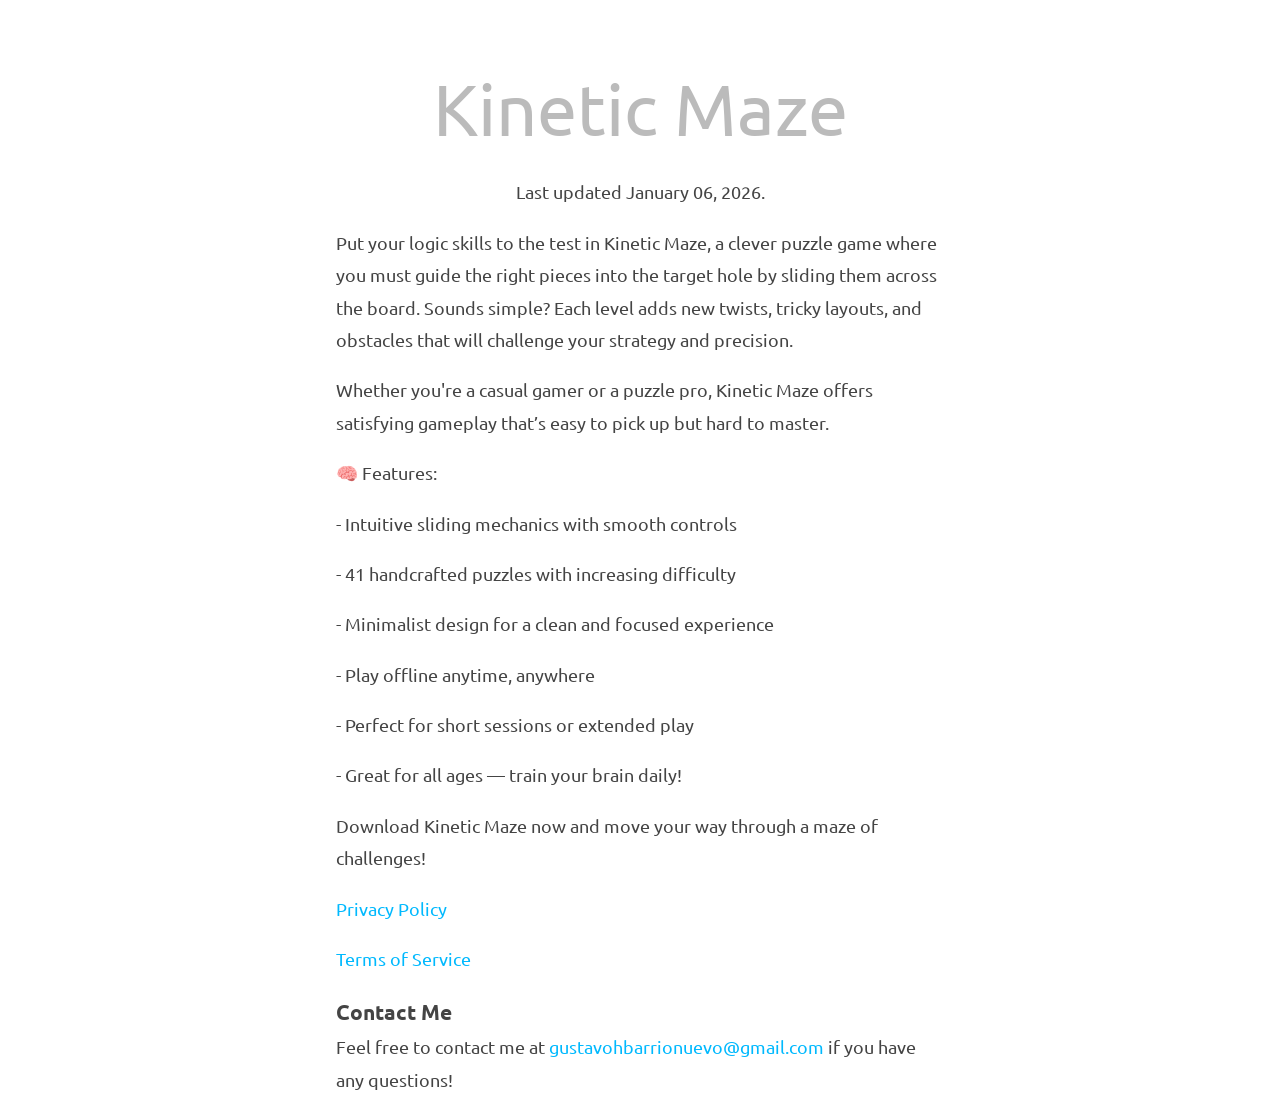
<file: kinetic-maze/index.html>
<!DOCTYPE HTML PUBLIC "-//W3C//DTD HTML 4.01 Transitional//EN" "http://www.w3.org/TR/html4/loose.dtd">
<!-- YouTube embed doesn't work with strict.dtd! -->
<html>
	<head>
		<meta http-equiv="Content-Type" content="text/html; charset=utf-8">
		<title>Kinetic Maze</title>
		<link rel="stylesheet" type="text/css" media="screen" href="https://gustavohb.github.io/style.css">
		<link rel="stylesheet" type="text/css" href="https://fonts.googleapis.com/css?family=Ubuntu:400,700">
		<meta name="viewport" content="width=device-width, initial-scale=1">
		<style type="text/css">
		</style>
	</head>
	<body>
        <div class="center">
			<h1>Kinetic Maze</h1>
			<br>
			<p>Last updated January 06, 2026.</p>
		</div>
		<div>
            <p>
                Put your logic skills to the test in Kinetic Maze, a clever puzzle game where you must guide the right pieces into the target hole by sliding them across the board. Sounds simple? Each level adds new twists, tricky layouts, and obstacles that will challenge your strategy and precision.
            </p>
            <p>
				Whether you're a casual gamer or a puzzle pro, Kinetic Maze offers satisfying gameplay that’s easy to pick up but hard to master.
            </p>
            <p>
				🧠 Features:
                <p>- Intuitive sliding mechanics with smooth controls</p>
                <p>- 41 handcrafted puzzles with increasing difficulty</p>
                <p>- Minimalist design for a clean and focused experience</p>
				<p>- Play offline anytime, anywhere</p>
				<p>- Perfect for short sessions or extended play</p>
				<p>- Great for all ages — train your brain daily!</p>
            </p>
            <p>
                Download Kinetic Maze now and move your way through a maze of challenges!
            </p>
			<p>
                <a href="https://gustavohb.github.io/kinetic-maze/privacy-policy">Privacy Policy</a>
            </p>
            <p>
                <a href="https://gustavohb.github.io/kinetic-maze/terms-of-service">Terms of Service</a>
            </p>
            <h3>Contact Me</h3>
			<p>
				Feel free to contact me
				at <a href="mailto:gustavohbarrionuevo@gmail.com">gustavohbarrionuevo@gmail.com</a> if you
				have any questions!
			</p>
		</div>
	</body>
</html>
</file>
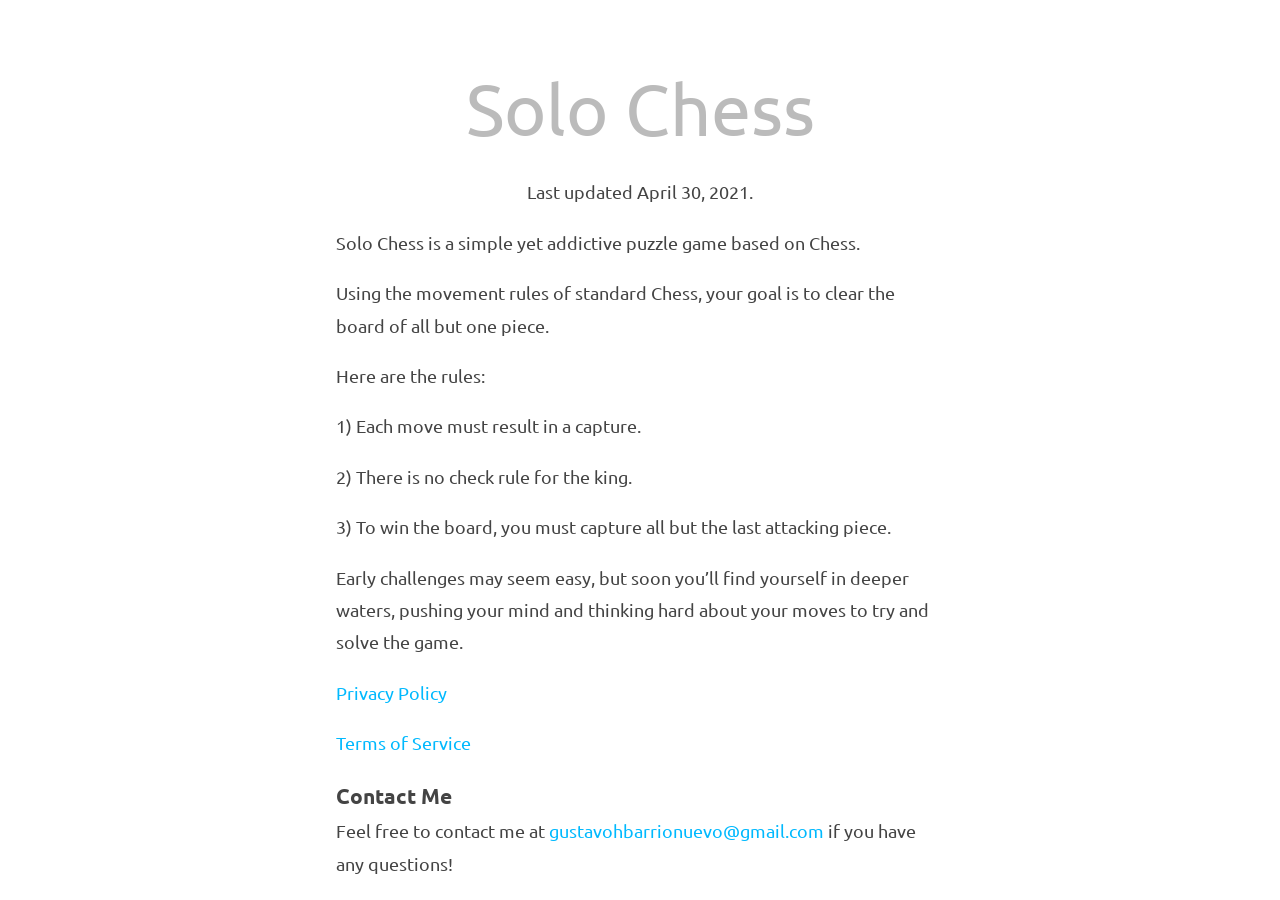
<file: solo-chess/index.html>
<!DOCTYPE HTML PUBLIC "-//W3C//DTD HTML 4.01 Transitional//EN" "http://www.w3.org/TR/html4/loose.dtd">
<!-- YouTube embed doesn't work with strict.dtd! -->
<html>
	<head>
		<meta http-equiv="Content-Type" content="text/html; charset=utf-8">
		<title>Chess Puzzle</title>
		<link rel="stylesheet" type="text/css" media="screen" href="https://gustavohb.github.io/style.css">
		<link rel="stylesheet" type="text/css" href="https://fonts.googleapis.com/css?family=Ubuntu:400,700">
		<meta name="viewport" content="width=device-width, initial-scale=1">
		<style type="text/css">
		</style>
	</head>
	<body>
        <div class="center">
			<h1>Solo Chess</h1>
			<br>
			<p>Last updated April 30, 2021.</p>
		</div>
		<div>
            <p>
                Solo Chess is a simple yet addictive puzzle game based on Chess.
            </p>
            <p>
                Using the movement rules of standard Chess, your goal is to clear the board of all but one piece.
            </p>
            <p>
                Here are the rules:
                <p>1) Each move must result in a capture.</p>
                <p>2) There is no check rule for the king.</p>
                <p>3) To win the board, you must capture all but the last attacking piece.</p>
                
            </p>
            <p>
                Early challenges may seem easy, but soon you’ll find yourself in deeper waters, pushing your mind and thinking hard about your moves to try and solve the game.
            </p>
			<p>
                <a href="https://gustavohb.github.io/chess-puzzle/privacy-policy">Privacy Policy</a>
            </p>
            <p>
                <a href="https://gustavohb.github.io/chess-puzzle/terms-of-service">Terms of Service</a>
            </p>
            <h3>Contact Me</h3>
			<p>
				Feel free to contact me
				at <a href="mailto:gustavohbarrionuevo@gmail.com">gustavohbarrionuevo@gmail.com</a> if you
				have any questions!
			</p>
		</div>
	</body>
</html>
</file>
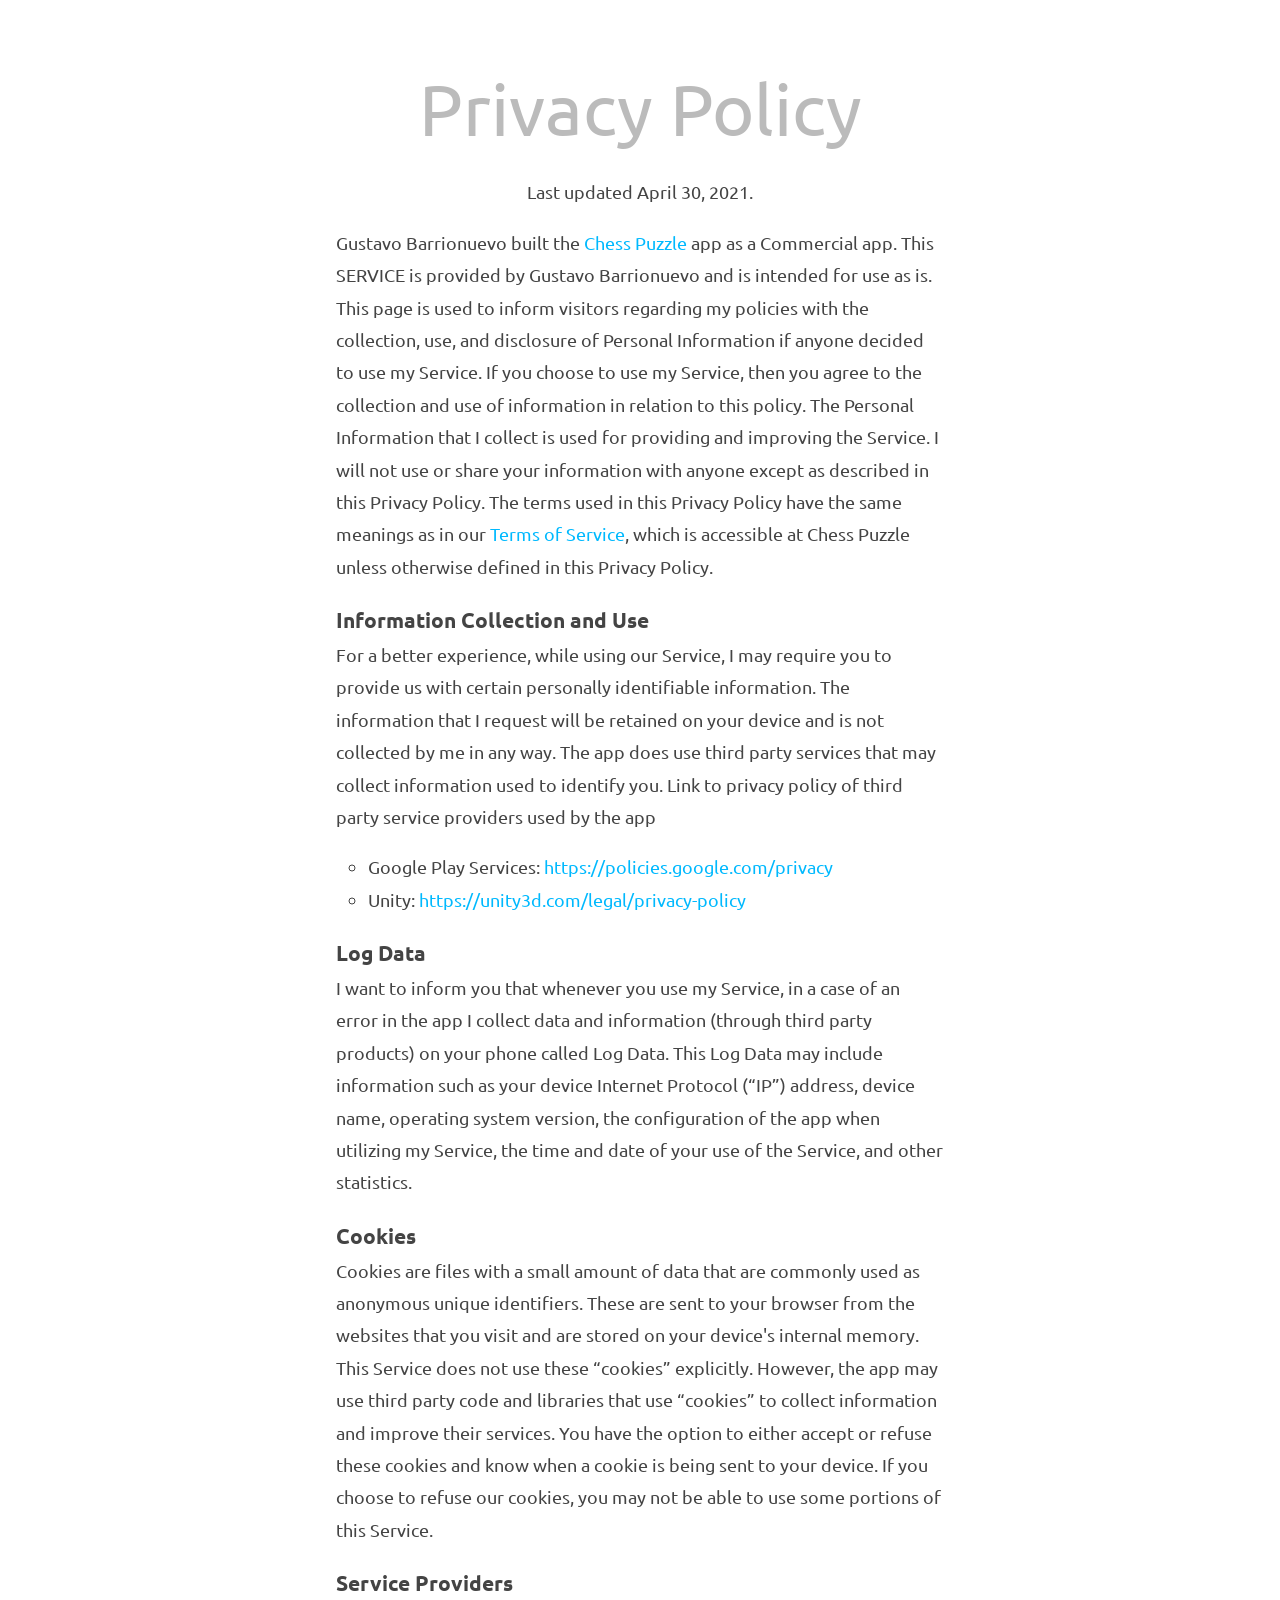
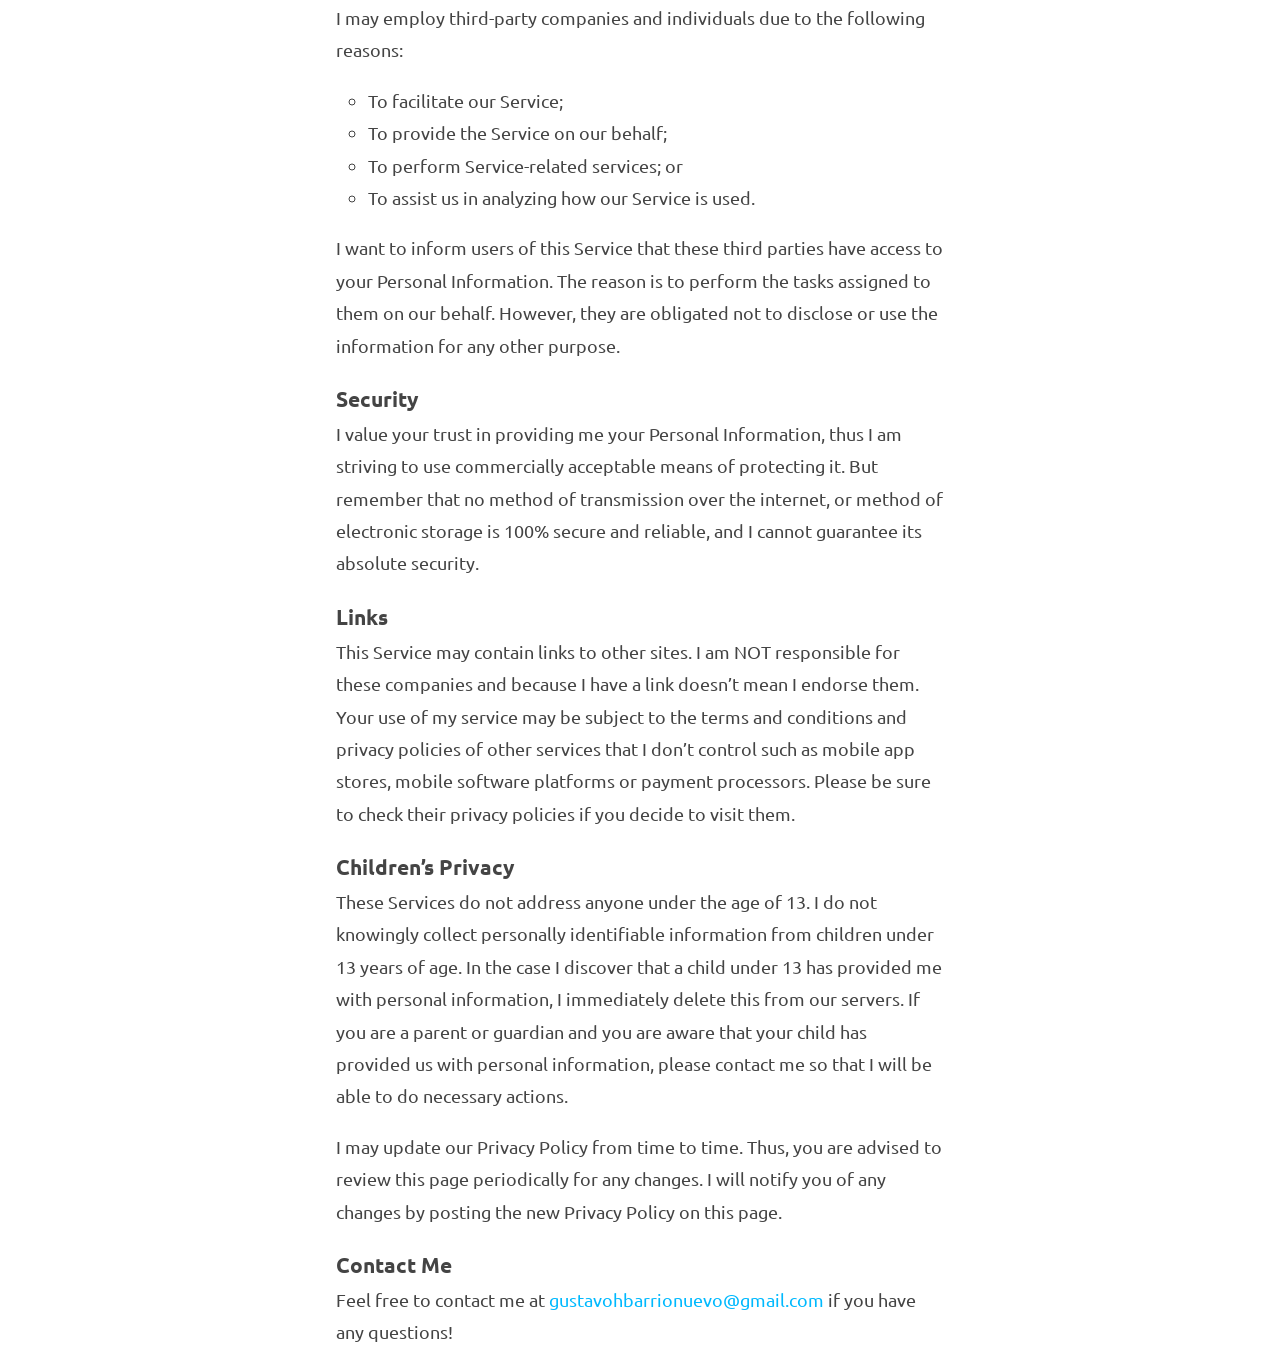
<file: chess-puzzle/privacy-policy.html>
<!DOCTYPE HTML PUBLIC "-//W3C//DTD HTML 4.01 Transitional//EN" "http://www.w3.org/TR/html4/loose.dtd">
<!-- YouTube embed doesn't work with strict.dtd! -->
<html>
	<head>
		<meta http-equiv="Content-Type" content="text/html; charset=utf-8">
		<title>Chess Puzzle Privacy Policy</title>
		<link rel="stylesheet" type="text/css" media="screen" href="https://gustavohb.github.io/style.css">
		<link rel="stylesheet" type="text/css" href="https://fonts.googleapis.com/css?family=Ubuntu:400,700">
		<meta name="viewport" content="width=device-width, initial-scale=1">
		<style type="text/css">
		</style>
	</head>
	<body>

		<div class="center">
			<h1>Privacy Policy</h1>
			<br>
			<p>Last updated April 30, 2021.</p>
		</div>
		<div>

			<p>
                Gustavo Barrionuevo built the <a href="https://play.google.com/store/apps/details?id=com.GustavoBarrionuevo.ChessPuzzle">Chess Puzzle</a>
                app as a Commercial app. This SERVICE is provided by Gustavo Barrionuevo and is intended for use as is.
                This page is used to inform visitors regarding my policies with the collection,
                use, and disclosure of Personal Information if anyone decided to use my Service.
                If you choose to use my Service, then you agree to the collection and use of information
                in relation to this policy. The Personal Information that I collect is used for providing
                and improving the Service. I will not use or share your information with anyone except
                as described in this Privacy Policy.
                The terms used in this Privacy Policy have the same meanings as in our
                <a href="https://gustavohb.github.io/chess-puzzle/terms-of-service">Terms of Service</a>,
                which is accessible at Chess Puzzle unless otherwise defined in this Privacy Policy.
			</p>

            <h3>Information Collection and Use</h3>
            <p>
                For a better experience, while using our Service, I may require you to provide us with
                certain personally identifiable information. The information that I request will be
                retained on your device and is not collected by me in any way.
                The app does use third party services that may collect information used to identify you.
                Link to privacy policy of third party service providers used by the app
            </p>
            <ul>
              <li>Google Play Services: <a href="https://policies.google.com/privacy">https://policies.google.com/privacy</a> </li>
              <li>Unity: <a href="https://unity3d.com/legal/privacy-policy">https://unity3d.com/legal/privacy-policy</a></li>
            </ul>

            <h3>Log Data</h3>
            <p>
                I want to inform you that whenever you use my Service, in a case of an error in the app I collect
                data and information (through third party products) on your phone called Log Data. This Log Data may
                include information such as your device Internet Protocol (“IP”) address, device name,
                operating system version, the configuration of the app when utilizing my Service,
                the time and date of your use of the Service, and other statistics.
            </p>

            <h3>Cookies</h3>
            <p>
                Cookies are files with a small amount of data that are commonly used as anonymous unique identifiers.
                These are sent to your browser from the websites that you visit and are stored on your device's internal memory.
                This Service does not use these “cookies” explicitly. However, the app may use third party code and
                libraries that use “cookies” to collect information and improve their services. You have the option
                to either accept or refuse these cookies and know when a cookie is being sent to your device.
                If you choose to refuse our cookies, you may not be able to use some portions of this Service.
            </p>

            <h3>Service Providers</h3>
            <p>
                I may employ third-party companies and individuals due to the following reasons:
            </p>
            <ul>
                <li>To facilitate our Service; </li>
                <li>To provide the Service on our behalf;</a></li>
                <li>To perform Service-related services; or</li>
                <li>To assist us in analyzing how our Service is used.</li>
            </ul>
            <p>
                I want to inform users of this Service that these third parties have access to your
                Personal Information. The reason is to perform the tasks assigned to them on our behalf.
                However, they are obligated not to disclose or use the information for any other purpose.
            </p>

            <h3>Security</h3>
            <p>
                I value your trust in providing me your Personal Information, thus I am striving to use commercially
                acceptable means of protecting it.
                But remember that no method of transmission over the internet, or method of electronic storage is
                100% secure and reliable, and I cannot guarantee its absolute security.
            </p>

            <h3>Links</h3>
            <p>
                This Service may contain links to other sites. I am NOT responsible for these companies and because
                I have a link doesn’t mean I endorse them. Your use of my service may be subject to the terms and
                conditions and privacy policies of other services that I don’t control such as mobile app stores,
                mobile software platforms or payment processors.
                Please be sure to check their privacy policies if you decide to visit them.
            </p>

            <h3>Children’s Privacy</h3>
            <p>
                These Services do not address anyone under the age of 13. I do not knowingly collect personally
                identifiable information from children under 13 years of age. In the case I discover that a
                child under 13 has provided me with personal information, I immediately delete this from our
                servers. If you are a parent or guardian and you are aware that your child has provided us
                with personal information, please contact me so that I will be able to do necessary actions.
            </p>

            <p>
                I may update our Privacy Policy from time to time. Thus, you are advised to review this page
                periodically for any changes. I will notify you of any changes by posting the new
                Privacy Policy on this page.
            </p>

            <h3>Contact Me</h3>
			<p>
				Feel free to contact me
				at <a href="mailto:gustavohbarrionuevo@gmail.com">gustavohbarrionuevo@gmail.com</a> if you
				have any questions!
			</p>
		</div>
	</body>
</html>
</file>
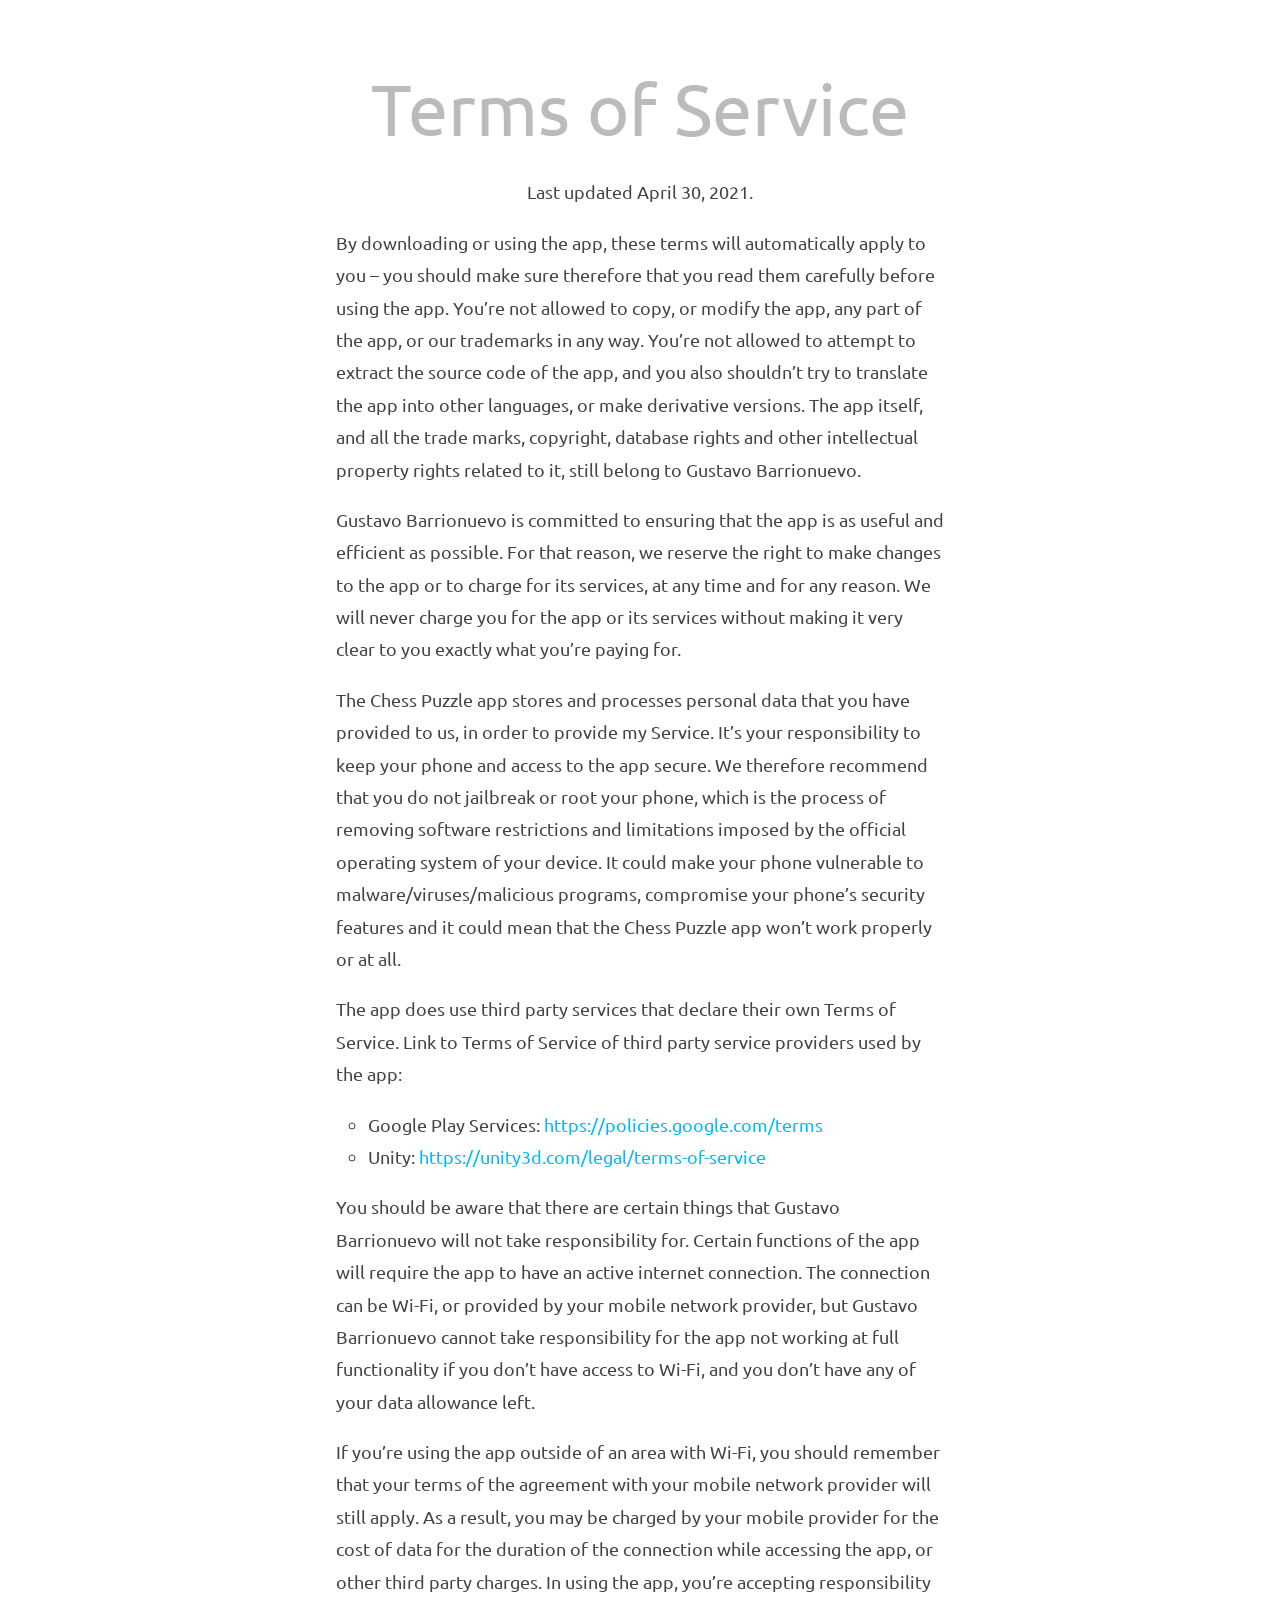
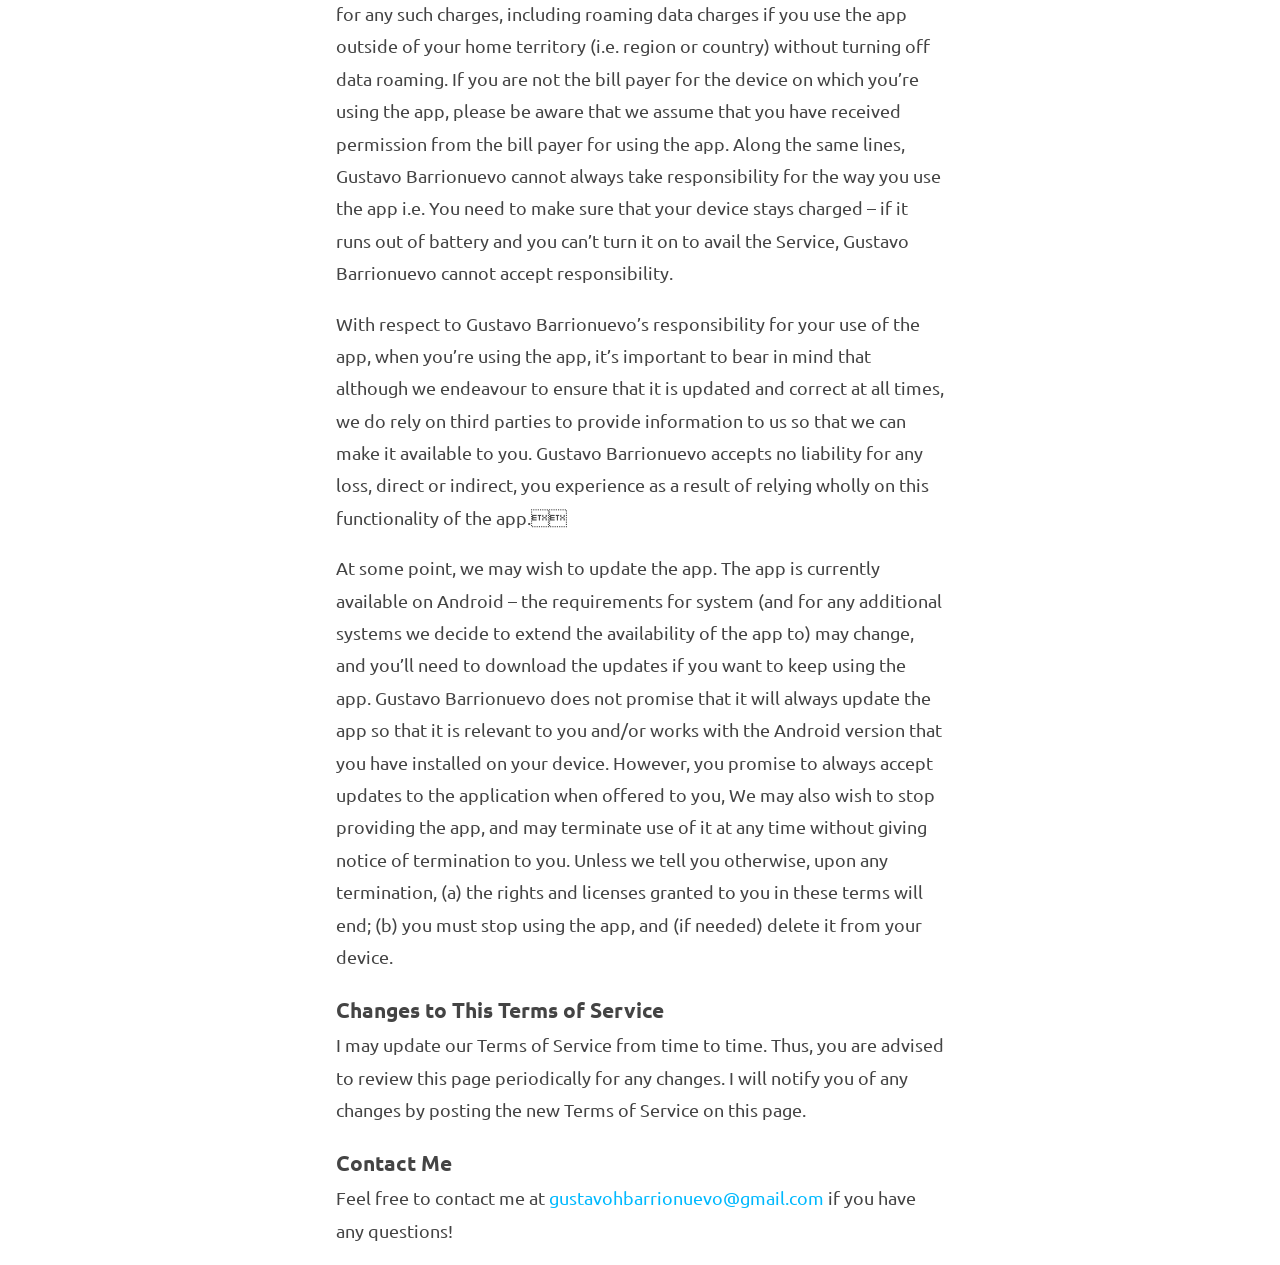
<file: chess-puzzle/terms-of-service.html>
<!DOCTYPE HTML PUBLIC "-//W3C//DTD HTML 4.01 Transitional//EN" "http://www.w3.org/TR/html4/loose.dtd">
<!-- YouTube embed doesn't work with strict.dtd! -->
<html>
	<head>
		<meta http-equiv="Content-Type" content="text/html; charset=utf-8">
		<title>Chess Puzzle Terms of Service</title>
		<link rel="stylesheet" type="text/css" media="screen" href="https://gustavohb.github.io/style.css">
		<link rel="stylesheet" type="text/css" href="https://fonts.googleapis.com/css?family=Ubuntu:400,700">
		<meta name="viewport" content="width=device-width, initial-scale=1">
		<style type="text/css">
		</style>
	</head>
	<body>

		<div class="center">
			<h1>Terms of Service</h1>
			<br>
			<p>Last updated April 30, 2021.</p>
		</div>
		<div>
            <p>
                By downloading or using the app, these terms will automatically apply to you – you should make
                sure therefore that you read them carefully before using the app. You’re not allowed to copy,
                or modify the app, any part of the app, or our trademarks in any way. You’re not allowed to attempt
                to extract the source code of the app, and you also shouldn’t try to translate the app into other
                languages, or make derivative versions. The app itself, and all the trade marks, copyright, database
                rights and other intellectual property rights related to it, still belong to Gustavo Barrionuevo.
            </p>
            <p>
                Gustavo Barrionuevo is committed to ensuring that the app is as useful and efficient as possible.
                For that reason, we reserve the right to make changes to the app or to charge for its services, at
                any time and for any reason. We will never charge you for the app or its services without making it
                very clear to you exactly what you’re paying for.
            </p>
            <p>
                The Chess Puzzle app stores and processes personal data that you have provided to us, in order to
                provide my Service. It’s your responsibility to keep your phone and access to the app secure. We therefore
                recommend that you do not jailbreak or root your phone, which is the process of removing software restrictions
                and limitations imposed by the official operating system of your device. It could make your phone vulnerable to
                malware/viruses/malicious programs, compromise your phone’s security features and it could mean that the
                Chess Puzzle app won’t work properly or at all.
            </p>
            <p>
                The app does use third party services that declare their own Terms of Service.
                Link to Terms of Service of third party service providers used by the app:
            </p>
            <ul>
              <li>Google Play Services: <a href="https://policies.google.com/terms">https://policies.google.com/terms</a> </li>
              <li>Unity: <a href="https://unity3d.com/legal/terms-of-service">https://unity3d.com/legal/terms-of-service</a></li>
            </ul>
            <p>
                You should be aware that there are certain things that Gustavo Barrionuevo will not take responsibility for.
                Certain functions of the app will require the app to have an active internet connection. The connection can
                be Wi-Fi, or provided by your mobile network provider, but Gustavo Barrionuevo cannot take responsibility for
                the app not working at full functionality if you don’t have access to Wi-Fi, and you don’t have any of your
                data allowance left.
            </p>
            <p>
                If you’re using the app outside of an area with Wi-Fi, you should remember that your terms of the agreement
                with your mobile network provider will still apply. As a result, you may be charged by your mobile provider
                for the cost of data for the duration of the connection while accessing the app, or other third party charges.
                In using the app, you’re accepting responsibility for any such charges, including roaming data charges if you
                use the app outside of your home territory (i.e. region or country) without turning off data roaming. If you
                are not the bill payer for the device on which you’re using the app, please be aware that we assume that you
                have received permission from the bill payer for using the app.
                Along the same lines, Gustavo Barrionuevo cannot always take responsibility for the way you use the app i.e.
                You need to make sure that your device stays charged – if it runs out of battery and you can’t turn it on
                to avail the Service, Gustavo Barrionuevo cannot accept responsibility.
            </p>
            <p>
                With respect to Gustavo Barrionuevo’s responsibility for your use of the app, when you’re using the app,
                it’s important to bear in mind that although we endeavour to ensure that it is updated and correct at all times,
                we do rely on third parties to provide information to us so that we can make it available to you. Gustavo Barrionuevo
                accepts no liability for any loss, direct or indirect, you experience as a result of relying wholly on this functionality of the app.
            </p>
            <p>
                At some point, we may wish to update the app. The app is currently available on Android – the requirements for system
                (and for any additional systems we decide to extend the availability of the app to) may change, and you’ll need to download
                the updates if you want to keep using the app. Gustavo Barrionuevo does not promise that it will always update the app so that
                it is relevant to you and/or works with the Android version that you have installed on your device. However, you promise to
                always accept updates to the application when offered to you, We may also wish to stop providing the app, and may terminate
                use of it at any time without giving notice of termination to you. Unless we tell you otherwise, upon any termination,
                (a) the rights and licenses granted to you in these terms will end; (b) you must stop using the app, and (if needed) delete
                it from your device.
            </p>

            <h3>Changes to This Terms of Service</h3>

            <p>
                I may update our Terms of Service from time to time. Thus, you are advised to review this page periodically for any changes.
                I will notify you of any changes by posting the new Terms of Service on this page.
            </p>
            <h3>Contact Me</h3>
			<p>
				Feel free to contact me
				at <a href="mailto:gustavohbarrionuevo@gmail.com">gustavohbarrionuevo@gmail.com</a> if you
				have any questions!
			</p>
		</div>
	</body>
</html>
</file>
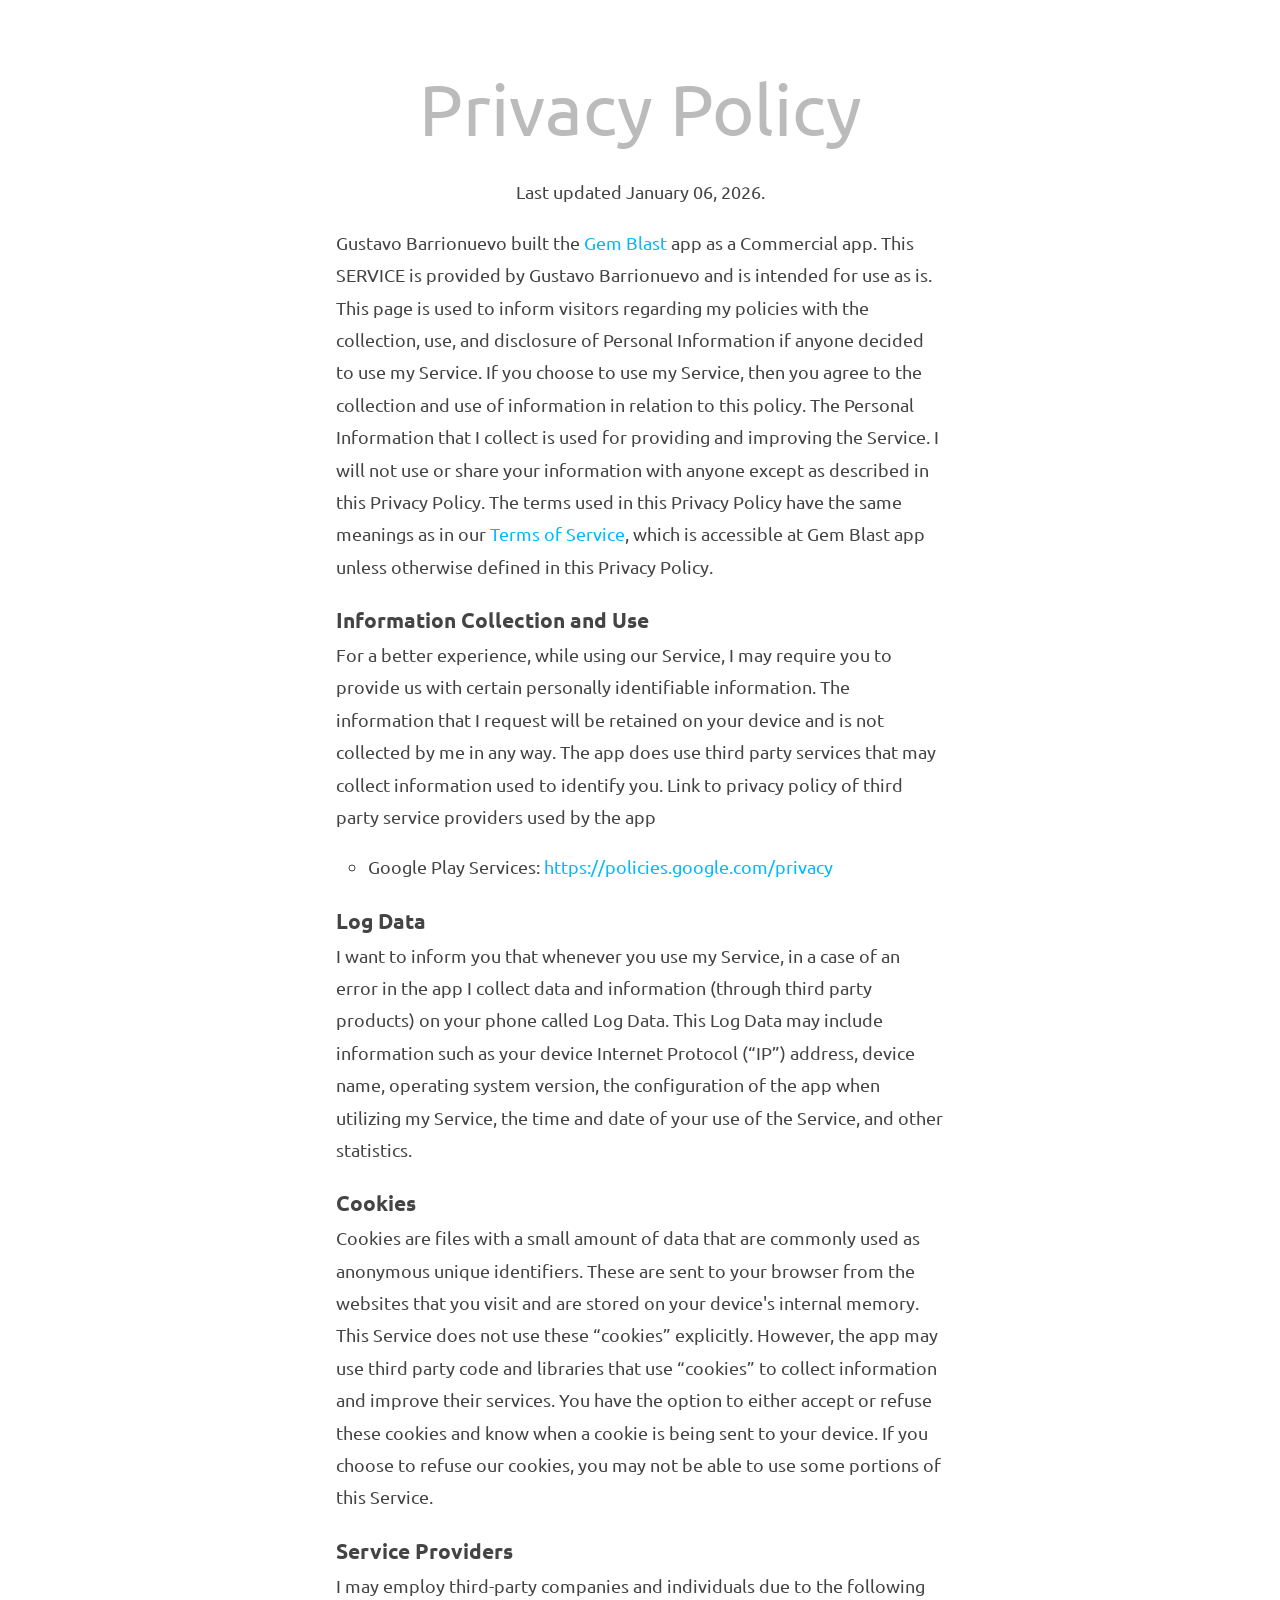
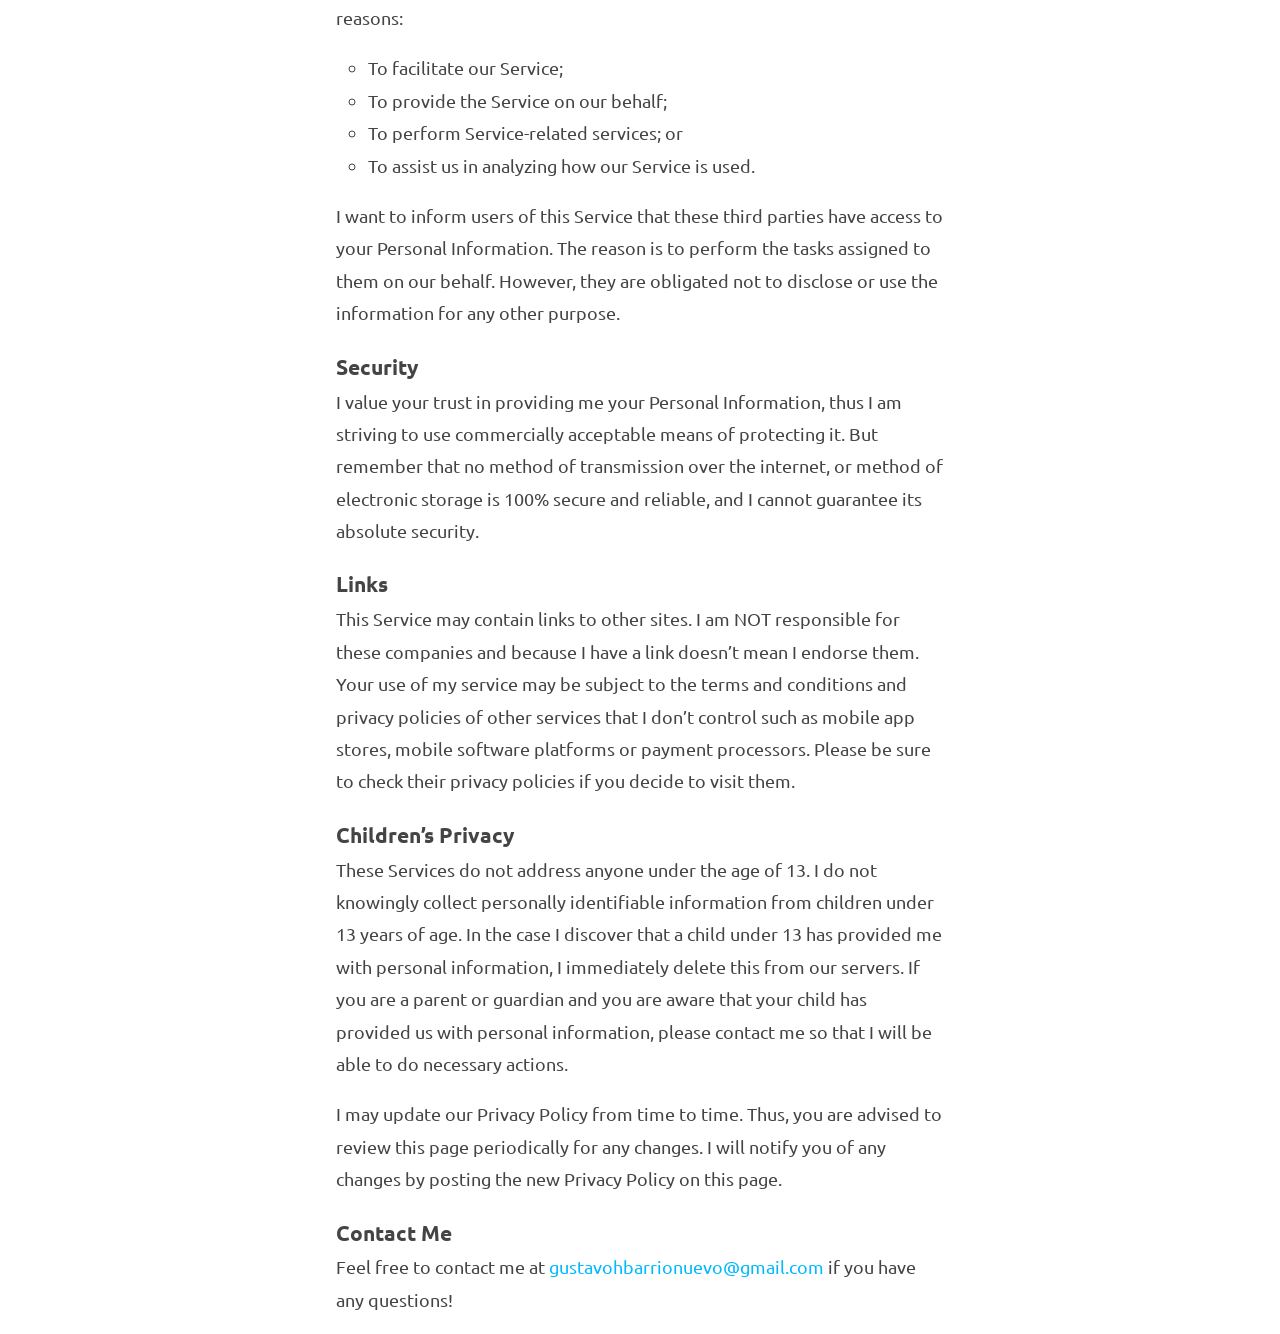
<file: gem-blast/privacy-policy.html>
<!DOCTYPE HTML PUBLIC "-//W3C//DTD HTML 4.01 Transitional//EN" "http://www.w3.org/TR/html4/loose.dtd">
<!-- YouTube embed doesn't work with strict.dtd! -->
<html>
	<head>
		<meta http-equiv="Content-Type" content="text/html; charset=utf-8">
		<title>Gem Blast Privacy Policy</title>
		<link rel="stylesheet" type="text/css" media="screen" href="https://gustavohb.github.io/style.css">
		<link rel="stylesheet" type="text/css" href="https://fonts.googleapis.com/css?family=Ubuntu:400,700">
		<meta name="viewport" content="width=device-width, initial-scale=1">
		<style type="text/css">
		</style>
	</head>
	<body>

		<div class="center">
			<h1>Privacy Policy</h1>
			<br>
			<p>Last updated January 06, 2026.</p>
		</div>
		<div>

			<p>
                Gustavo Barrionuevo built the <a href="https://play.google.com/store/apps/details?id=com.barrionuevo.gemblast">Gem Blast</a>
                app as a Commercial app. This SERVICE is provided by Gustavo Barrionuevo and is intended for use as is.
                This page is used to inform visitors regarding my policies with the collection,
                use, and disclosure of Personal Information if anyone decided to use my Service.
                If you choose to use my Service, then you agree to the collection and use of information
                in relation to this policy. The Personal Information that I collect is used for providing
                and improving the Service. I will not use or share your information with anyone except
                as described in this Privacy Policy.
                The terms used in this Privacy Policy have the same meanings as in our
                <a href="https://gustavohb.github.io/gem-blast/terms-of-service">Terms of Service</a>,
                which is accessible at Gem Blast app unless otherwise defined in this Privacy Policy.
			</p>

            <h3>Information Collection and Use</h3>
            <p>
                For a better experience, while using our Service, I may require you to provide us with
                certain personally identifiable information. The information that I request will be
                retained on your device and is not collected by me in any way.
                The app does use third party services that may collect information used to identify you.
                Link to privacy policy of third party service providers used by the app
            </p>
            <ul>
              <li>Google Play Services: <a href="https://policies.google.com/privacy">https://policies.google.com/privacy</a> </li>
            </ul>

            <h3>Log Data</h3>
            <p>
                I want to inform you that whenever you use my Service, in a case of an error in the app I collect
                data and information (through third party products) on your phone called Log Data. This Log Data may
                include information such as your device Internet Protocol (“IP”) address, device name,
                operating system version, the configuration of the app when utilizing my Service,
                the time and date of your use of the Service, and other statistics.
            </p>

            <h3>Cookies</h3>
            <p>
                Cookies are files with a small amount of data that are commonly used as anonymous unique identifiers.
                These are sent to your browser from the websites that you visit and are stored on your device's internal memory.
                This Service does not use these “cookies” explicitly. However, the app may use third party code and
                libraries that use “cookies” to collect information and improve their services. You have the option
                to either accept or refuse these cookies and know when a cookie is being sent to your device.
                If you choose to refuse our cookies, you may not be able to use some portions of this Service.
            </p>

            <h3>Service Providers</h3>
            <p>
                I may employ third-party companies and individuals due to the following reasons:
            </p>
            <ul>
                <li>To facilitate our Service; </li>
                <li>To provide the Service on our behalf;</a></li>
                <li>To perform Service-related services; or</li>
                <li>To assist us in analyzing how our Service is used.</li>
            </ul>
            <p>
                I want to inform users of this Service that these third parties have access to your
                Personal Information. The reason is to perform the tasks assigned to them on our behalf.
                However, they are obligated not to disclose or use the information for any other purpose.
            </p>

            <h3>Security</h3>
            <p>
                I value your trust in providing me your Personal Information, thus I am striving to use commercially
                acceptable means of protecting it.
                But remember that no method of transmission over the internet, or method of electronic storage is
                100% secure and reliable, and I cannot guarantee its absolute security.
            </p>

            <h3>Links</h3>
            <p>
                This Service may contain links to other sites. I am NOT responsible for these companies and because
                I have a link doesn’t mean I endorse them. Your use of my service may be subject to the terms and
                conditions and privacy policies of other services that I don’t control such as mobile app stores,
                mobile software platforms or payment processors.
                Please be sure to check their privacy policies if you decide to visit them.
            </p>

            <h3>Children’s Privacy</h3>
            <p>
                These Services do not address anyone under the age of 13. I do not knowingly collect personally
                identifiable information from children under 13 years of age. In the case I discover that a
                child under 13 has provided me with personal information, I immediately delete this from our
                servers. If you are a parent or guardian and you are aware that your child has provided us
                with personal information, please contact me so that I will be able to do necessary actions.
            </p>

            <p>
                I may update our Privacy Policy from time to time. Thus, you are advised to review this page
                periodically for any changes. I will notify you of any changes by posting the new
                Privacy Policy on this page.
            </p>

            <h3>Contact Me</h3>
			<p>
				Feel free to contact me
				at <a href="mailto:gustavohbarrionuevo@gmail.com">gustavohbarrionuevo@gmail.com</a> if you
				have any questions!
			</p>
		</div>
	</body>
</html>
</file>
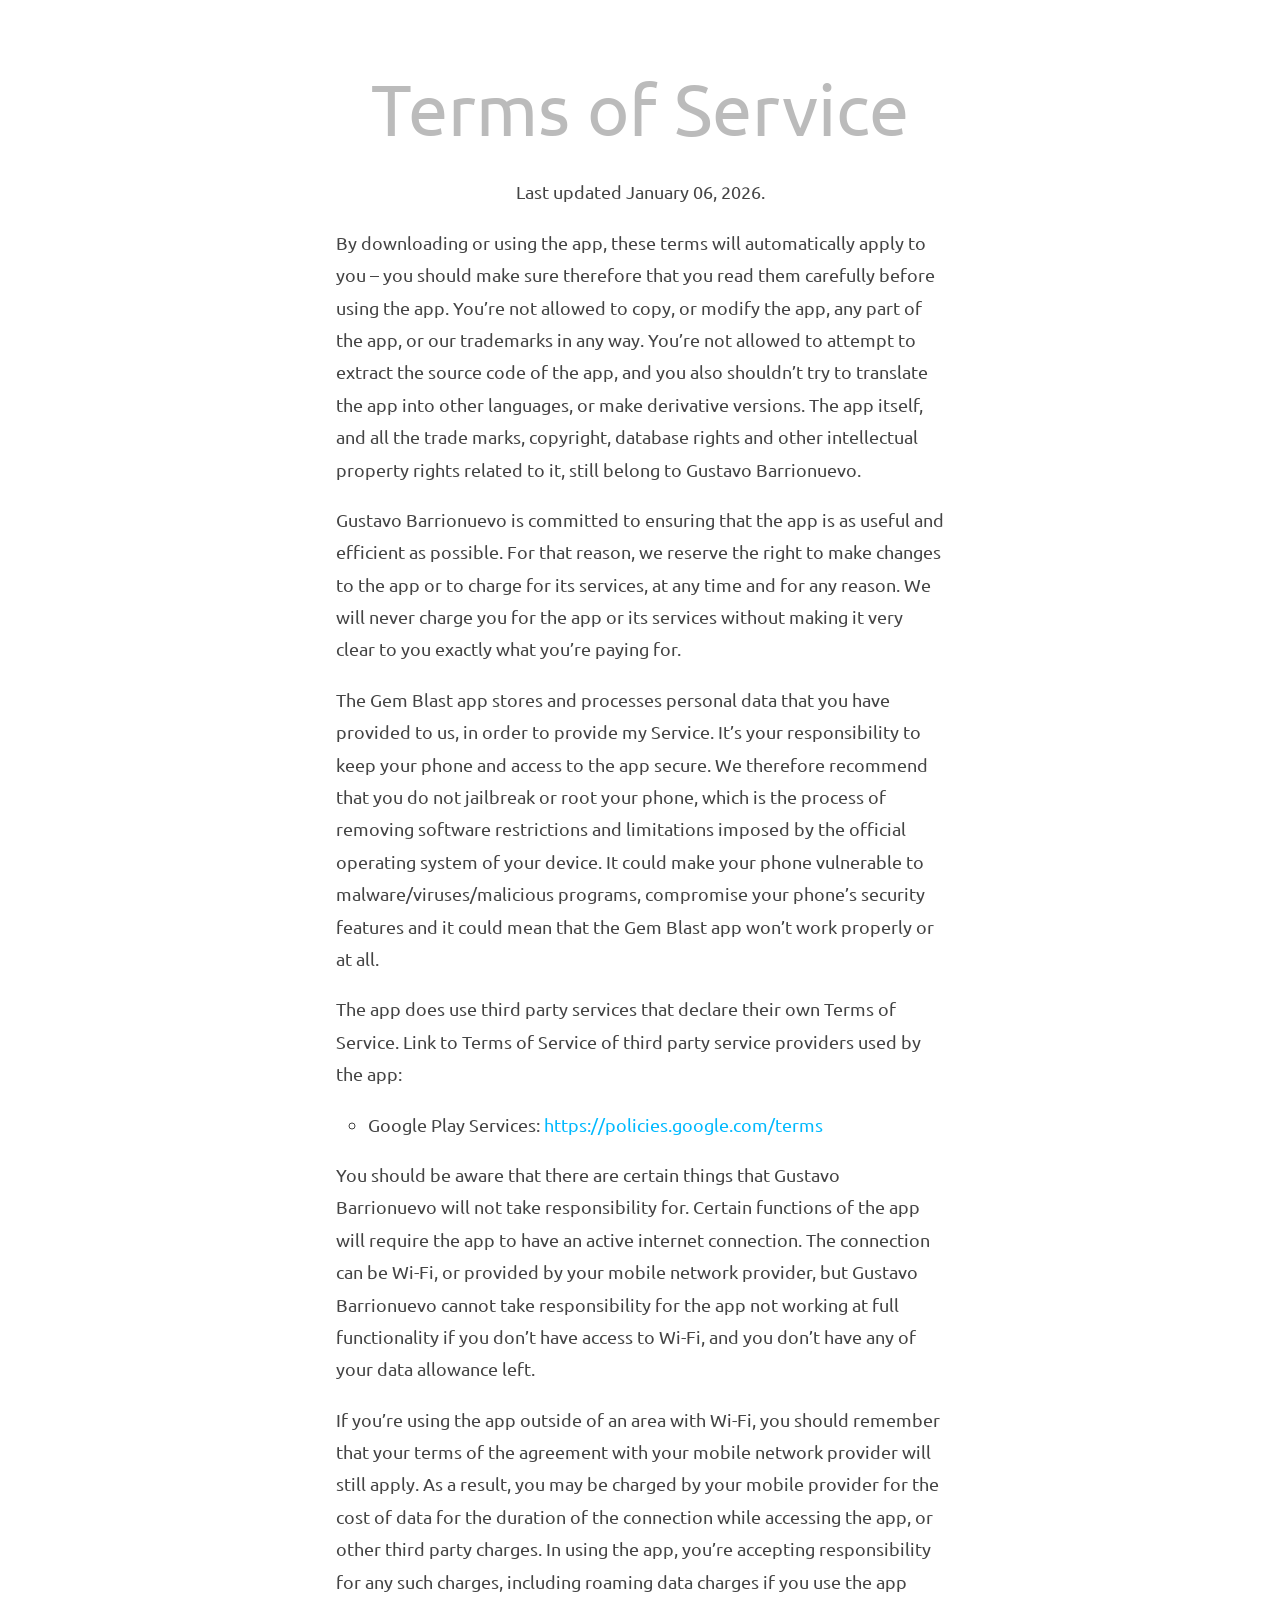
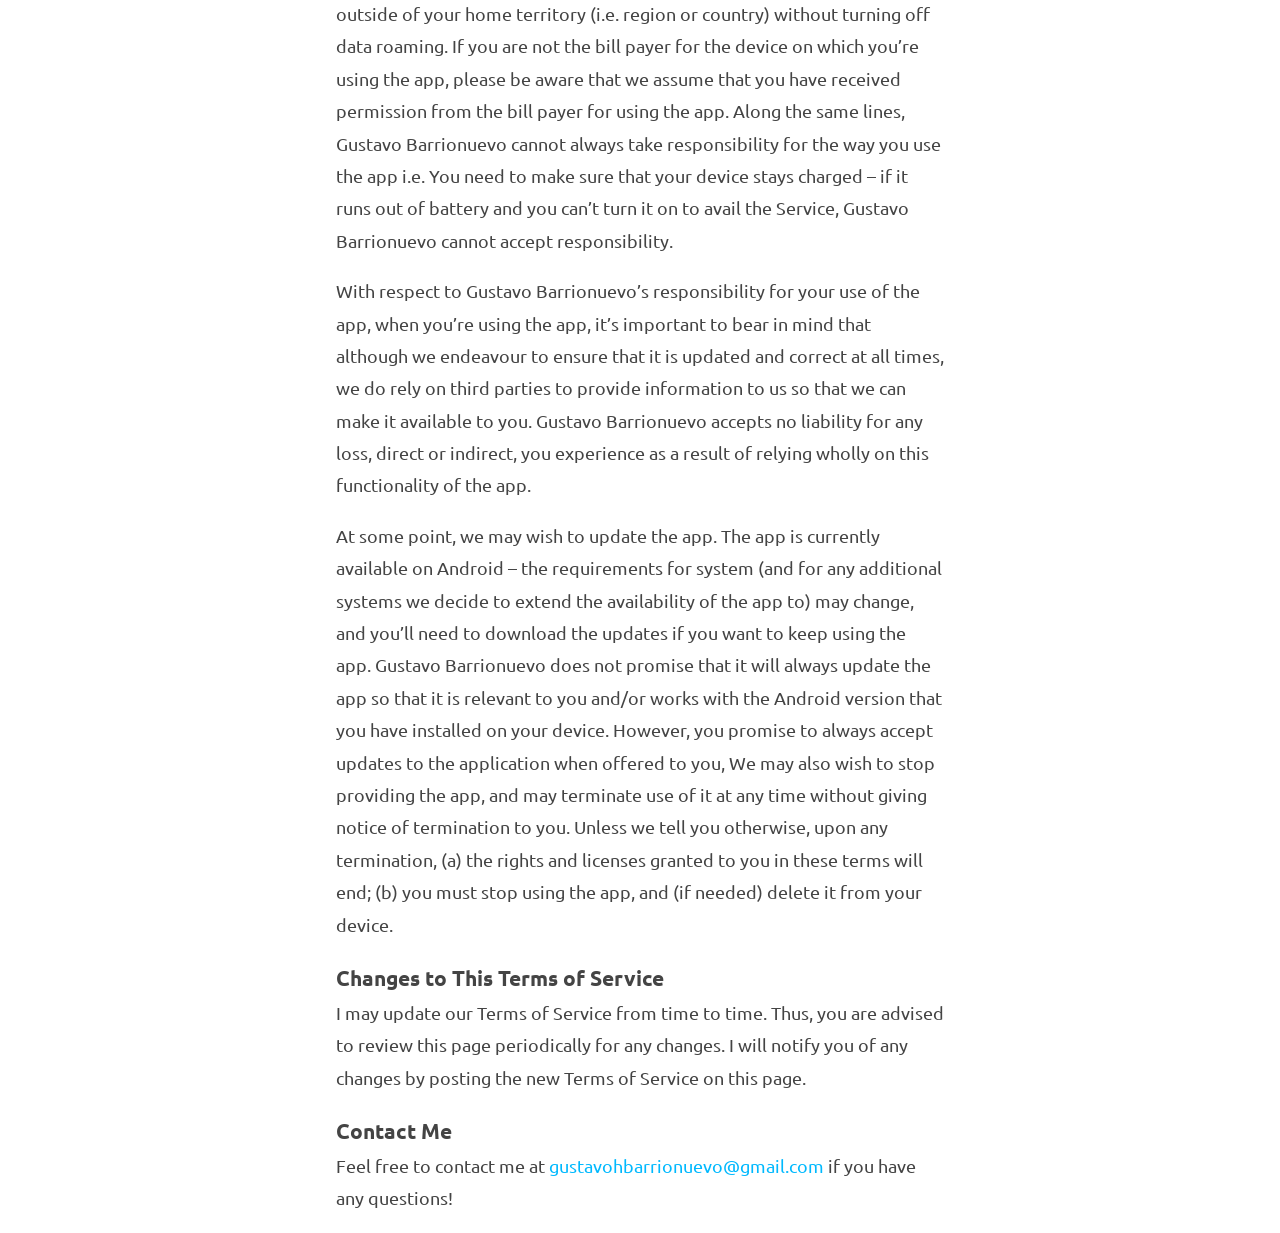
<file: gem-blast/terms-of-service.html>
<!DOCTYPE HTML PUBLIC "-//W3C//DTD HTML 4.01 Transitional//EN" "http://www.w3.org/TR/html4/loose.dtd">
<!-- YouTube embed doesn't work with strict.dtd! -->
<html>
	<head>
		<meta http-equiv="Content-Type" content="text/html; charset=utf-8">
		<title>Gem Blast Terms of Service</title>
		<link rel="stylesheet" type="text/css" media="screen" href="https://gustavohb.github.io/style.css">
		<link rel="stylesheet" type="text/css" href="https://fonts.googleapis.com/css?family=Ubuntu:400,700">
		<meta name="viewport" content="width=device-width, initial-scale=1">
		<style type="text/css">
		</style>
	</head>
	<body>

		<div class="center">
			<h1>Terms of Service</h1>
			<br>
			<p>Last updated January 06, 2026.</p>
		</div>
		<div>
            <p>
                By downloading or using the app, these terms will automatically apply to you – you should make
                sure therefore that you read them carefully before using the app. You’re not allowed to copy,
                or modify the app, any part of the app, or our trademarks in any way. You’re not allowed to attempt
                to extract the source code of the app, and you also shouldn’t try to translate the app into other
                languages, or make derivative versions. The app itself, and all the trade marks, copyright, database
                rights and other intellectual property rights related to it, still belong to Gustavo Barrionuevo.
            </p>
            <p>
                Gustavo Barrionuevo is committed to ensuring that the app is as useful and efficient as possible.
                For that reason, we reserve the right to make changes to the app or to charge for its services, at
                any time and for any reason. We will never charge you for the app or its services without making it
                very clear to you exactly what you’re paying for.
            </p>
            <p>
                The Gem Blast app stores and processes personal data that you have provided to us, in order to
                provide my Service. It’s your responsibility to keep your phone and access to the app secure. We therefore
                recommend that you do not jailbreak or root your phone, which is the process of removing software restrictions
                and limitations imposed by the official operating system of your device. It could make your phone vulnerable to
                malware/viruses/malicious programs, compromise your phone’s security features and it could mean that the
                Gem Blast app won’t work properly or at all.
            </p>
            <p>
                The app does use third party services that declare their own Terms of Service.
                Link to Terms of Service of third party service providers used by the app:
            </p>
            <ul>
              <li>Google Play Services: <a href="https://policies.google.com/terms">https://policies.google.com/terms</a> </li>
            </ul>
            <p>
                You should be aware that there are certain things that Gustavo Barrionuevo will not take responsibility for.
                Certain functions of the app will require the app to have an active internet connection. The connection can
                be Wi-Fi, or provided by your mobile network provider, but Gustavo Barrionuevo cannot take responsibility for
                the app not working at full functionality if you don’t have access to Wi-Fi, and you don’t have any of your
                data allowance left.
            </p>
            <p>
                If you’re using the app outside of an area with Wi-Fi, you should remember that your terms of the agreement
                with your mobile network provider will still apply. As a result, you may be charged by your mobile provider
                for the cost of data for the duration of the connection while accessing the app, or other third party charges.
                In using the app, you’re accepting responsibility for any such charges, including roaming data charges if you
                use the app outside of your home territory (i.e. region or country) without turning off data roaming. If you
                are not the bill payer for the device on which you’re using the app, please be aware that we assume that you
                have received permission from the bill payer for using the app.
                Along the same lines, Gustavo Barrionuevo cannot always take responsibility for the way you use the app i.e.
                You need to make sure that your device stays charged – if it runs out of battery and you can’t turn it on
                to avail the Service, Gustavo Barrionuevo cannot accept responsibility.
            </p>
            <p>
                With respect to Gustavo Barrionuevo’s responsibility for your use of the app, when you’re using the app,
                it’s important to bear in mind that although we endeavour to ensure that it is updated and correct at all times,
                we do rely on third parties to provide information to us so that we can make it available to you. Gustavo Barrionuevo
                accepts no liability for any loss, direct or indirect, you experience as a result of relying wholly on this functionality of the app.
            </p>
            <p>
                At some point, we may wish to update the app. The app is currently available on Android – the requirements for system
                (and for any additional systems we decide to extend the availability of the app to) may change, and you’ll need to download
                the updates if you want to keep using the app. Gustavo Barrionuevo does not promise that it will always update the app so that
                it is relevant to you and/or works with the Android version that you have installed on your device. However, you promise to
                always accept updates to the application when offered to you, We may also wish to stop providing the app, and may terminate
                use of it at any time without giving notice of termination to you. Unless we tell you otherwise, upon any termination,
                (a) the rights and licenses granted to you in these terms will end; (b) you must stop using the app, and (if needed) delete
                it from your device.
            </p>

            <h3>Changes to This Terms of Service</h3>

            <p>
                I may update our Terms of Service from time to time. Thus, you are advised to review this page periodically for any changes.
                I will notify you of any changes by posting the new Terms of Service on this page.
            </p>
            <h3>Contact Me</h3>
			<p>
				Feel free to contact me
				at <a href="mailto:gustavohbarrionuevo@gmail.com">gustavohbarrionuevo@gmail.com</a> if you
				have any questions!
			</p>
		</div>
	</body>
</html>
</file>
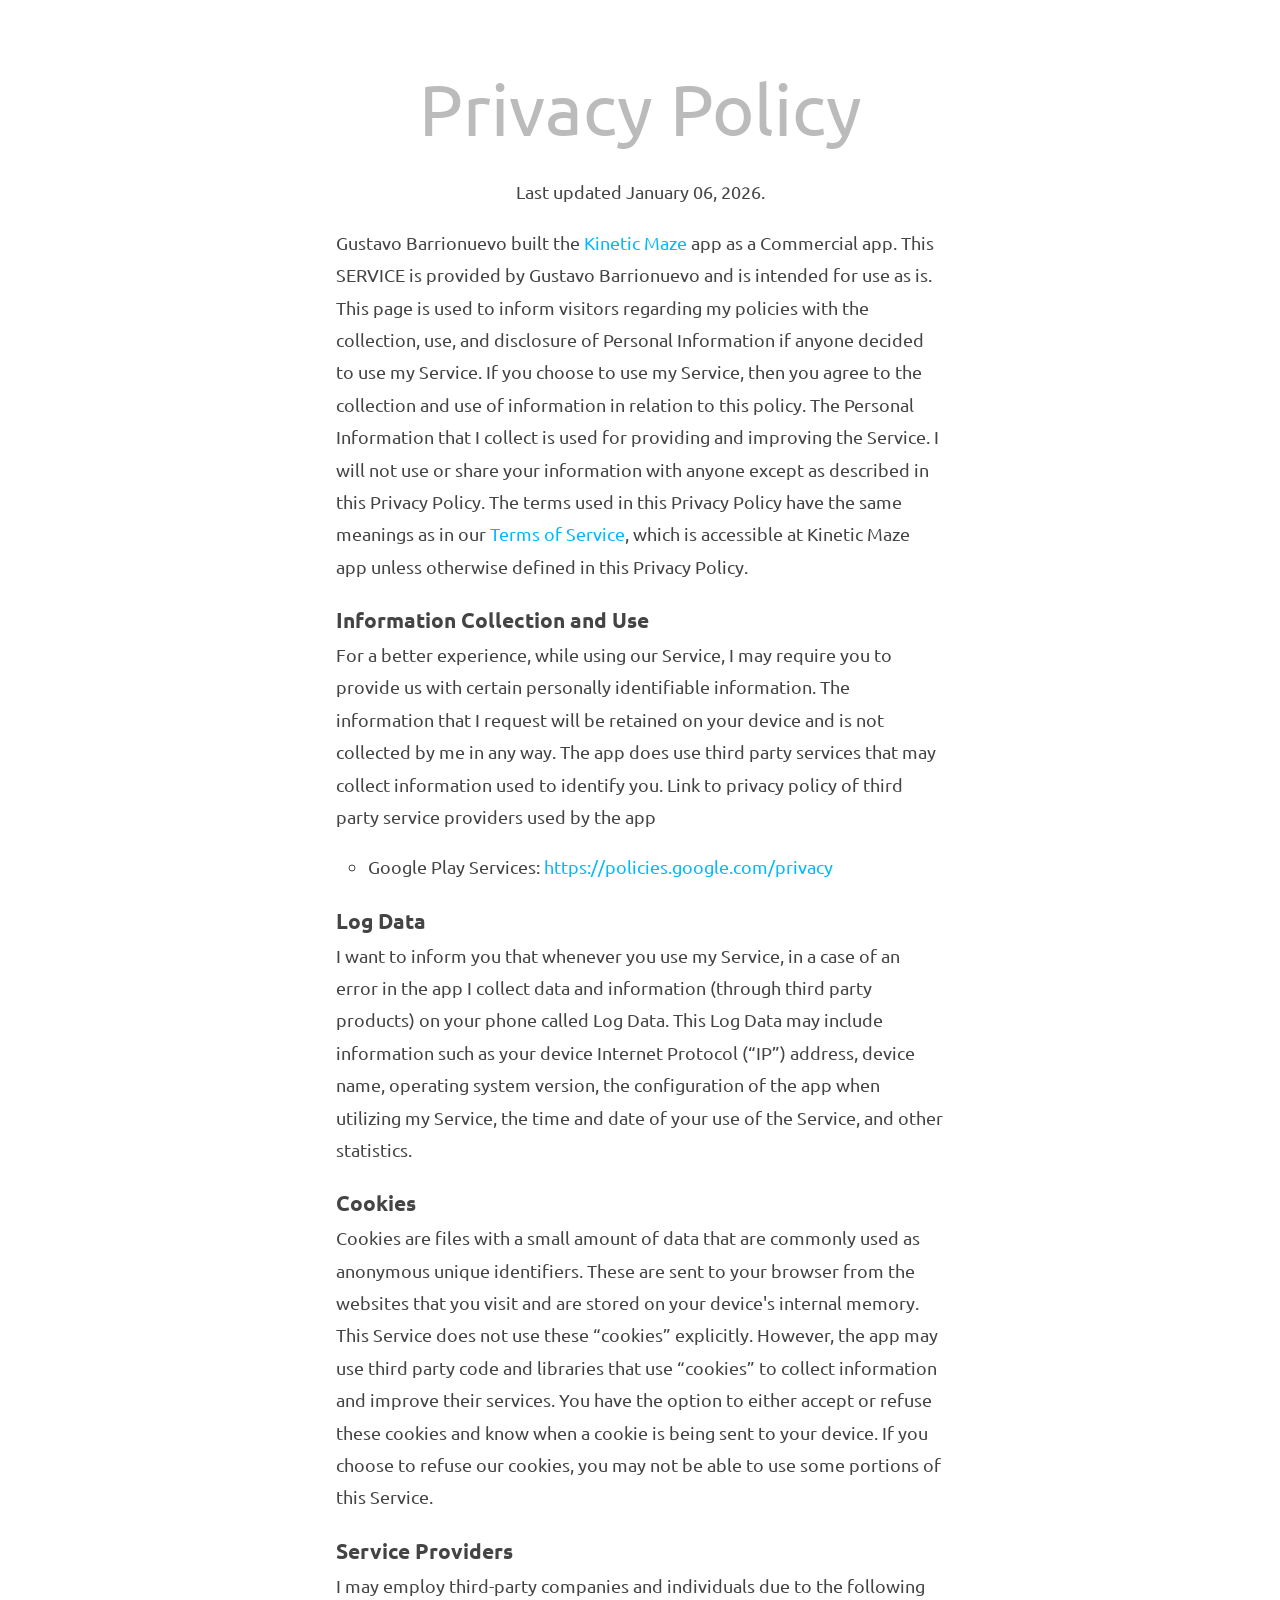
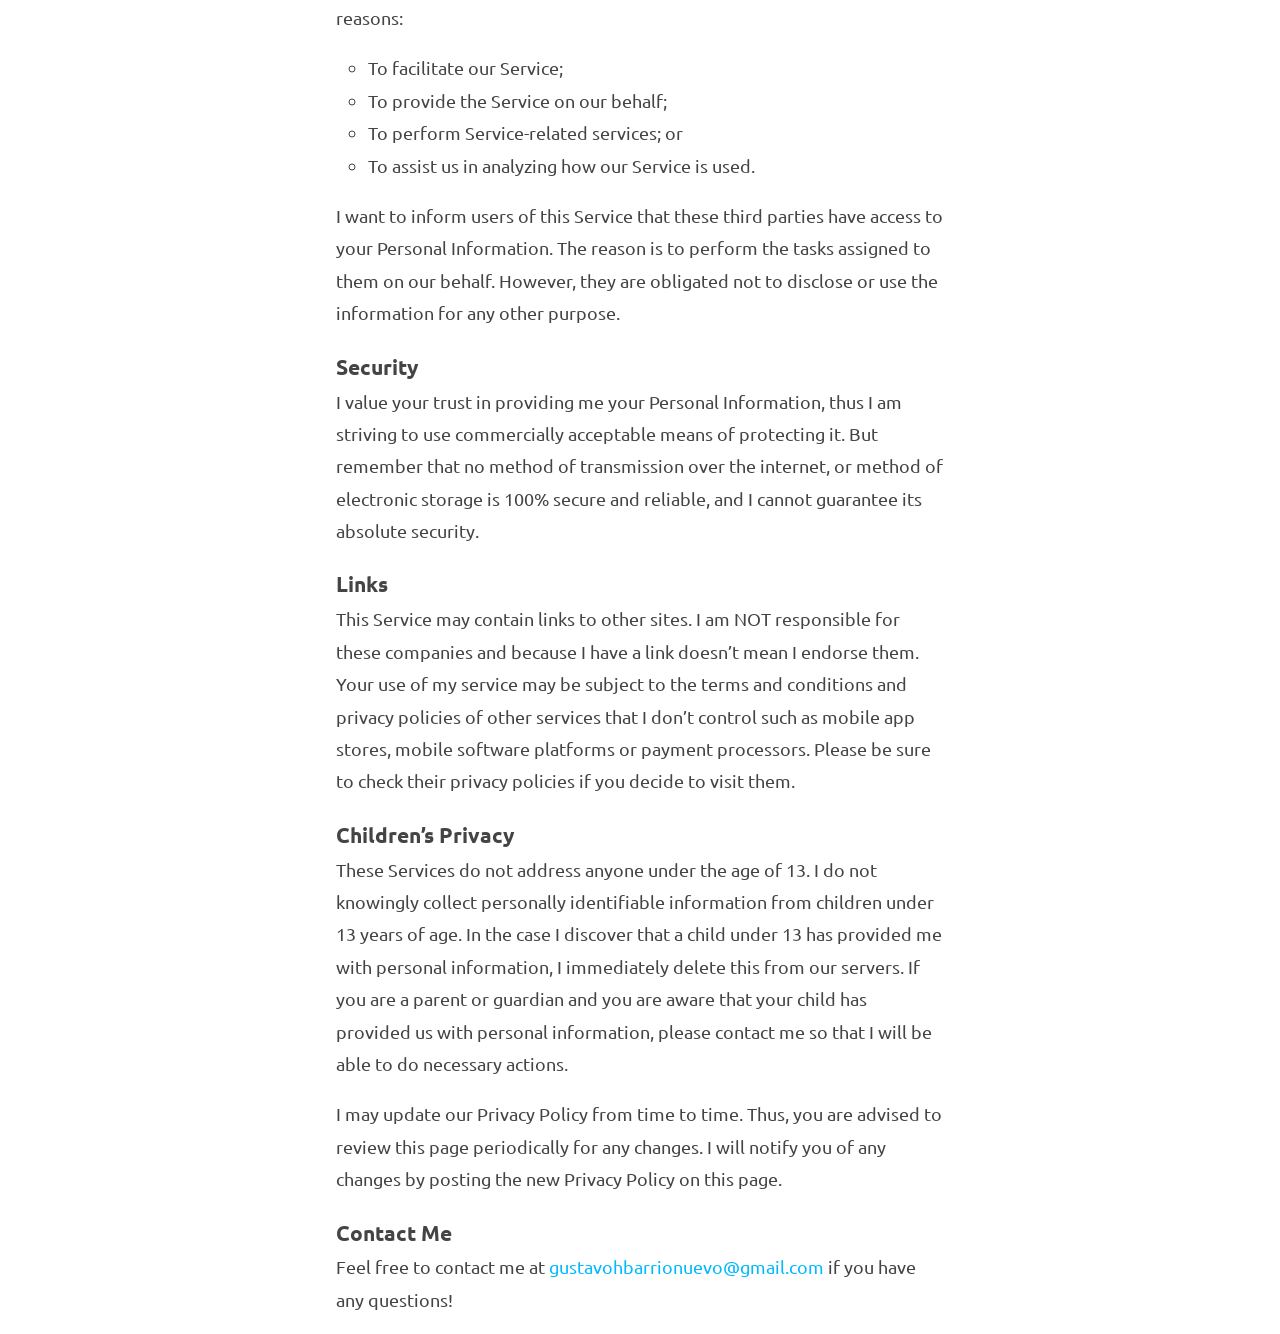
<file: kinetic-maze/privacy-policy.html>
<!DOCTYPE HTML PUBLIC "-//W3C//DTD HTML 4.01 Transitional//EN" "http://www.w3.org/TR/html4/loose.dtd">
<!-- YouTube embed doesn't work with strict.dtd! -->
<html>
	<head>
		<meta http-equiv="Content-Type" content="text/html; charset=utf-8">
		<title>Kinetic Maze Privacy Policy</title>
		<link rel="stylesheet" type="text/css" media="screen" href="https://gustavohb.github.io/style.css">
		<link rel="stylesheet" type="text/css" href="https://fonts.googleapis.com/css?family=Ubuntu:400,700">
		<meta name="viewport" content="width=device-width, initial-scale=1">
		<style type="text/css">
		</style>
	</head>
	<body>

		<div class="center">
			<h1>Privacy Policy</h1>
			<br>
			<p>Last updated January 06, 2026.</p>
		</div>
		<div>

			<p>
                Gustavo Barrionuevo built the <a href="https://play.google.com/store/apps/details?id=com.barrionuevo.slidelogic">Kinetic Maze</a>
                app as a Commercial app. This SERVICE is provided by Gustavo Barrionuevo and is intended for use as is.
                This page is used to inform visitors regarding my policies with the collection,
                use, and disclosure of Personal Information if anyone decided to use my Service.
                If you choose to use my Service, then you agree to the collection and use of information
                in relation to this policy. The Personal Information that I collect is used for providing
                and improving the Service. I will not use or share your information with anyone except
                as described in this Privacy Policy.
                The terms used in this Privacy Policy have the same meanings as in our
                <a href="https://gustavohb.github.io/kinetic-maze/terms-of-service">Terms of Service</a>,
                which is accessible at Kinetic Maze app unless otherwise defined in this Privacy Policy.
			</p>

            <h3>Information Collection and Use</h3>
            <p>
                For a better experience, while using our Service, I may require you to provide us with
                certain personally identifiable information. The information that I request will be
                retained on your device and is not collected by me in any way.
                The app does use third party services that may collect information used to identify you.
                Link to privacy policy of third party service providers used by the app
            </p>
            <ul>
              <li>Google Play Services: <a href="https://policies.google.com/privacy">https://policies.google.com/privacy</a> </li>
            </ul>

            <h3>Log Data</h3>
            <p>
                I want to inform you that whenever you use my Service, in a case of an error in the app I collect
                data and information (through third party products) on your phone called Log Data. This Log Data may
                include information such as your device Internet Protocol (“IP”) address, device name,
                operating system version, the configuration of the app when utilizing my Service,
                the time and date of your use of the Service, and other statistics.
            </p>

            <h3>Cookies</h3>
            <p>
                Cookies are files with a small amount of data that are commonly used as anonymous unique identifiers.
                These are sent to your browser from the websites that you visit and are stored on your device's internal memory.
                This Service does not use these “cookies” explicitly. However, the app may use third party code and
                libraries that use “cookies” to collect information and improve their services. You have the option
                to either accept or refuse these cookies and know when a cookie is being sent to your device.
                If you choose to refuse our cookies, you may not be able to use some portions of this Service.
            </p>

            <h3>Service Providers</h3>
            <p>
                I may employ third-party companies and individuals due to the following reasons:
            </p>
            <ul>
                <li>To facilitate our Service; </li>
                <li>To provide the Service on our behalf;</a></li>
                <li>To perform Service-related services; or</li>
                <li>To assist us in analyzing how our Service is used.</li>
            </ul>
            <p>
                I want to inform users of this Service that these third parties have access to your
                Personal Information. The reason is to perform the tasks assigned to them on our behalf.
                However, they are obligated not to disclose or use the information for any other purpose.
            </p>

            <h3>Security</h3>
            <p>
                I value your trust in providing me your Personal Information, thus I am striving to use commercially
                acceptable means of protecting it.
                But remember that no method of transmission over the internet, or method of electronic storage is
                100% secure and reliable, and I cannot guarantee its absolute security.
            </p>

            <h3>Links</h3>
            <p>
                This Service may contain links to other sites. I am NOT responsible for these companies and because
                I have a link doesn’t mean I endorse them. Your use of my service may be subject to the terms and
                conditions and privacy policies of other services that I don’t control such as mobile app stores,
                mobile software platforms or payment processors.
                Please be sure to check their privacy policies if you decide to visit them.
            </p>

            <h3>Children’s Privacy</h3>
            <p>
                These Services do not address anyone under the age of 13. I do not knowingly collect personally
                identifiable information from children under 13 years of age. In the case I discover that a
                child under 13 has provided me with personal information, I immediately delete this from our
                servers. If you are a parent or guardian and you are aware that your child has provided us
                with personal information, please contact me so that I will be able to do necessary actions.
            </p>

            <p>
                I may update our Privacy Policy from time to time. Thus, you are advised to review this page
                periodically for any changes. I will notify you of any changes by posting the new
                Privacy Policy on this page.
            </p>

            <h3>Contact Me</h3>
			<p>
				Feel free to contact me
				at <a href="mailto:gustavohbarrionuevo@gmail.com">gustavohbarrionuevo@gmail.com</a> if you
				have any questions!
			</p>
		</div>
	</body>
</html>
</file>
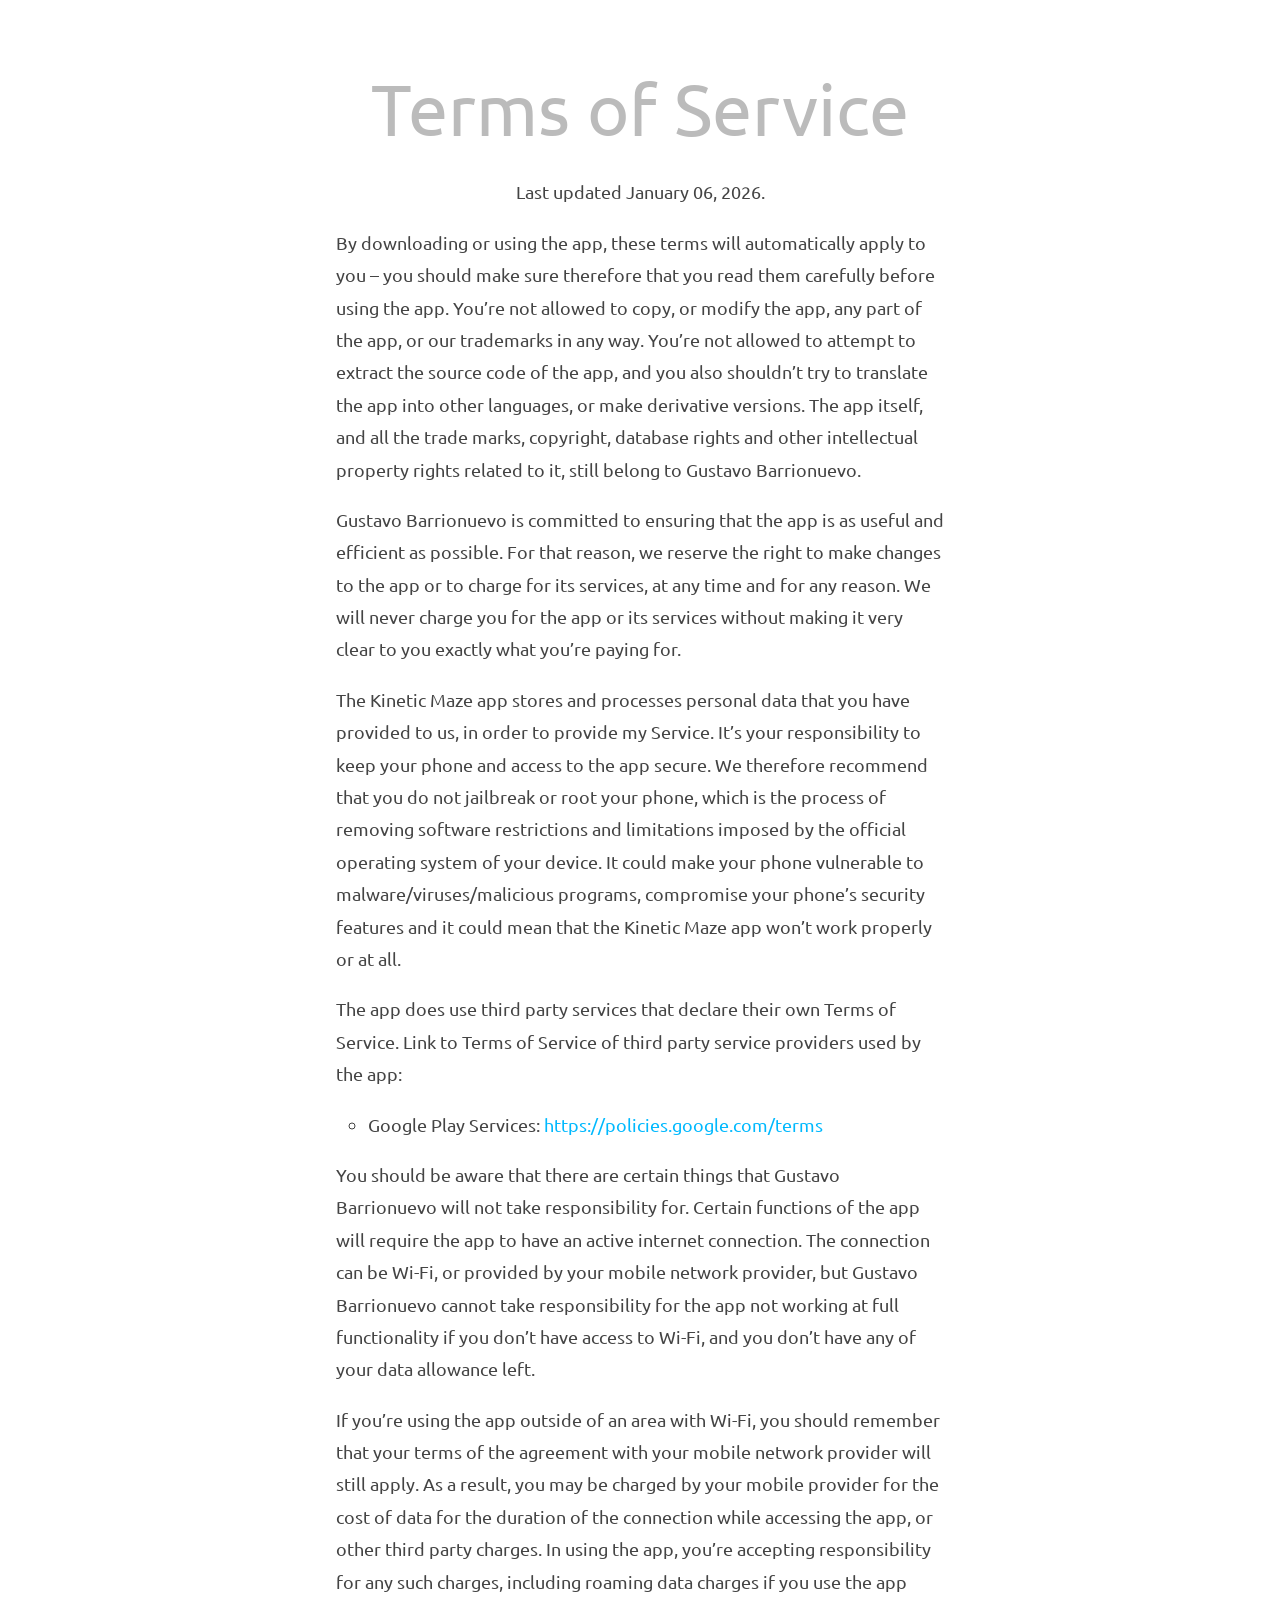
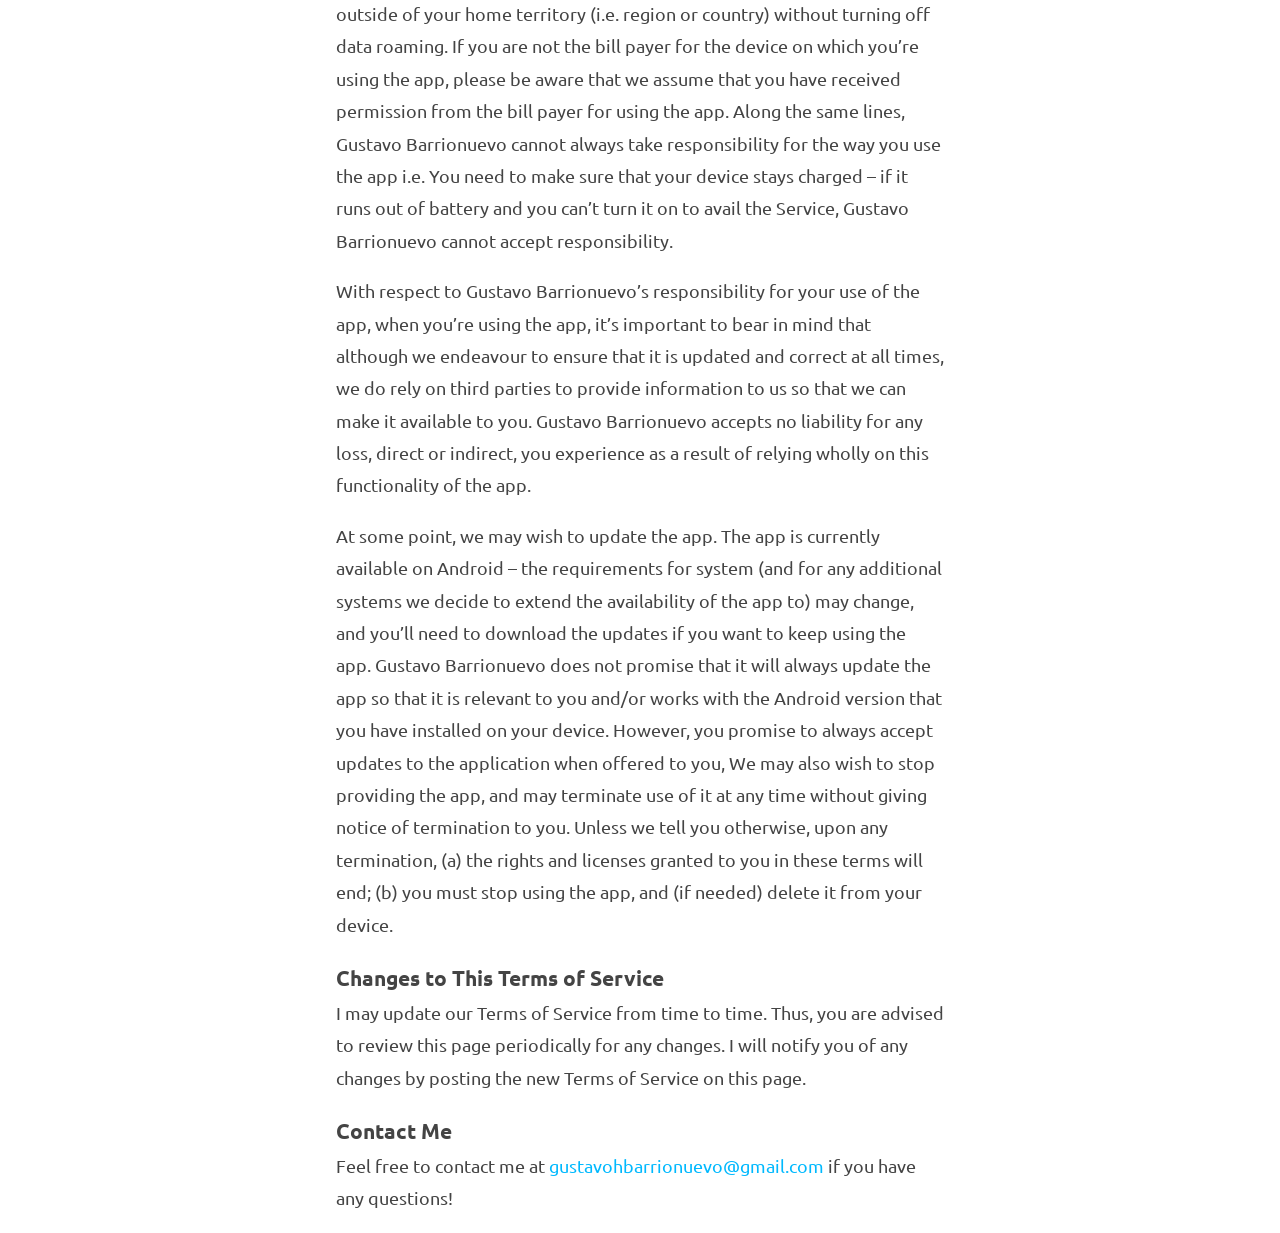
<file: kinetic-maze/terms-of-service.html>
<!DOCTYPE HTML PUBLIC "-//W3C//DTD HTML 4.01 Transitional//EN" "http://www.w3.org/TR/html4/loose.dtd">
<!-- YouTube embed doesn't work with strict.dtd! -->
<html>
	<head>
		<meta http-equiv="Content-Type" content="text/html; charset=utf-8">
		<title>Kinetic Maze Terms of Service</title>
		<link rel="stylesheet" type="text/css" media="screen" href="https://gustavohb.github.io/style.css">
		<link rel="stylesheet" type="text/css" href="https://fonts.googleapis.com/css?family=Ubuntu:400,700">
		<meta name="viewport" content="width=device-width, initial-scale=1">
		<style type="text/css">
		</style>
	</head>
	<body>

		<div class="center">
			<h1>Terms of Service</h1>
			<br>
			<p>Last updated January 06, 2026.</p>
		</div>
		<div>
            <p>
                By downloading or using the app, these terms will automatically apply to you – you should make
                sure therefore that you read them carefully before using the app. You’re not allowed to copy,
                or modify the app, any part of the app, or our trademarks in any way. You’re not allowed to attempt
                to extract the source code of the app, and you also shouldn’t try to translate the app into other
                languages, or make derivative versions. The app itself, and all the trade marks, copyright, database
                rights and other intellectual property rights related to it, still belong to Gustavo Barrionuevo.
            </p>
            <p>
                Gustavo Barrionuevo is committed to ensuring that the app is as useful and efficient as possible.
                For that reason, we reserve the right to make changes to the app or to charge for its services, at
                any time and for any reason. We will never charge you for the app or its services without making it
                very clear to you exactly what you’re paying for.
            </p>
            <p>
                The Kinetic Maze app stores and processes personal data that you have provided to us, in order to
                provide my Service. It’s your responsibility to keep your phone and access to the app secure. We therefore
                recommend that you do not jailbreak or root your phone, which is the process of removing software restrictions
                and limitations imposed by the official operating system of your device. It could make your phone vulnerable to
                malware/viruses/malicious programs, compromise your phone’s security features and it could mean that the
                Kinetic Maze app won’t work properly or at all.
            </p>
            <p>
                The app does use third party services that declare their own Terms of Service.
                Link to Terms of Service of third party service providers used by the app:
            </p>
            <ul>
              <li>Google Play Services: <a href="https://policies.google.com/terms">https://policies.google.com/terms</a> </li>
            </ul>
            <p>
                You should be aware that there are certain things that Gustavo Barrionuevo will not take responsibility for.
                Certain functions of the app will require the app to have an active internet connection. The connection can
                be Wi-Fi, or provided by your mobile network provider, but Gustavo Barrionuevo cannot take responsibility for
                the app not working at full functionality if you don’t have access to Wi-Fi, and you don’t have any of your
                data allowance left.
            </p>
            <p>
                If you’re using the app outside of an area with Wi-Fi, you should remember that your terms of the agreement
                with your mobile network provider will still apply. As a result, you may be charged by your mobile provider
                for the cost of data for the duration of the connection while accessing the app, or other third party charges.
                In using the app, you’re accepting responsibility for any such charges, including roaming data charges if you
                use the app outside of your home territory (i.e. region or country) without turning off data roaming. If you
                are not the bill payer for the device on which you’re using the app, please be aware that we assume that you
                have received permission from the bill payer for using the app.
                Along the same lines, Gustavo Barrionuevo cannot always take responsibility for the way you use the app i.e.
                You need to make sure that your device stays charged – if it runs out of battery and you can’t turn it on
                to avail the Service, Gustavo Barrionuevo cannot accept responsibility.
            </p>
            <p>
                With respect to Gustavo Barrionuevo’s responsibility for your use of the app, when you’re using the app,
                it’s important to bear in mind that although we endeavour to ensure that it is updated and correct at all times,
                we do rely on third parties to provide information to us so that we can make it available to you. Gustavo Barrionuevo
                accepts no liability for any loss, direct or indirect, you experience as a result of relying wholly on this functionality of the app.
            </p>
            <p>
                At some point, we may wish to update the app. The app is currently available on Android – the requirements for system
                (and for any additional systems we decide to extend the availability of the app to) may change, and you’ll need to download
                the updates if you want to keep using the app. Gustavo Barrionuevo does not promise that it will always update the app so that
                it is relevant to you and/or works with the Android version that you have installed on your device. However, you promise to
                always accept updates to the application when offered to you, We may also wish to stop providing the app, and may terminate
                use of it at any time without giving notice of termination to you. Unless we tell you otherwise, upon any termination,
                (a) the rights and licenses granted to you in these terms will end; (b) you must stop using the app, and (if needed) delete
                it from your device.
            </p>

            <h3>Changes to This Terms of Service</h3>

            <p>
                I may update our Terms of Service from time to time. Thus, you are advised to review this page periodically for any changes.
                I will notify you of any changes by posting the new Terms of Service on this page.
            </p>
            <h3>Contact Me</h3>
			<p>
				Feel free to contact me
				at <a href="mailto:gustavohbarrionuevo@gmail.com">gustavohbarrionuevo@gmail.com</a> if you
				have any questions!
			</p>
		</div>
	</body>
</html>
</file>
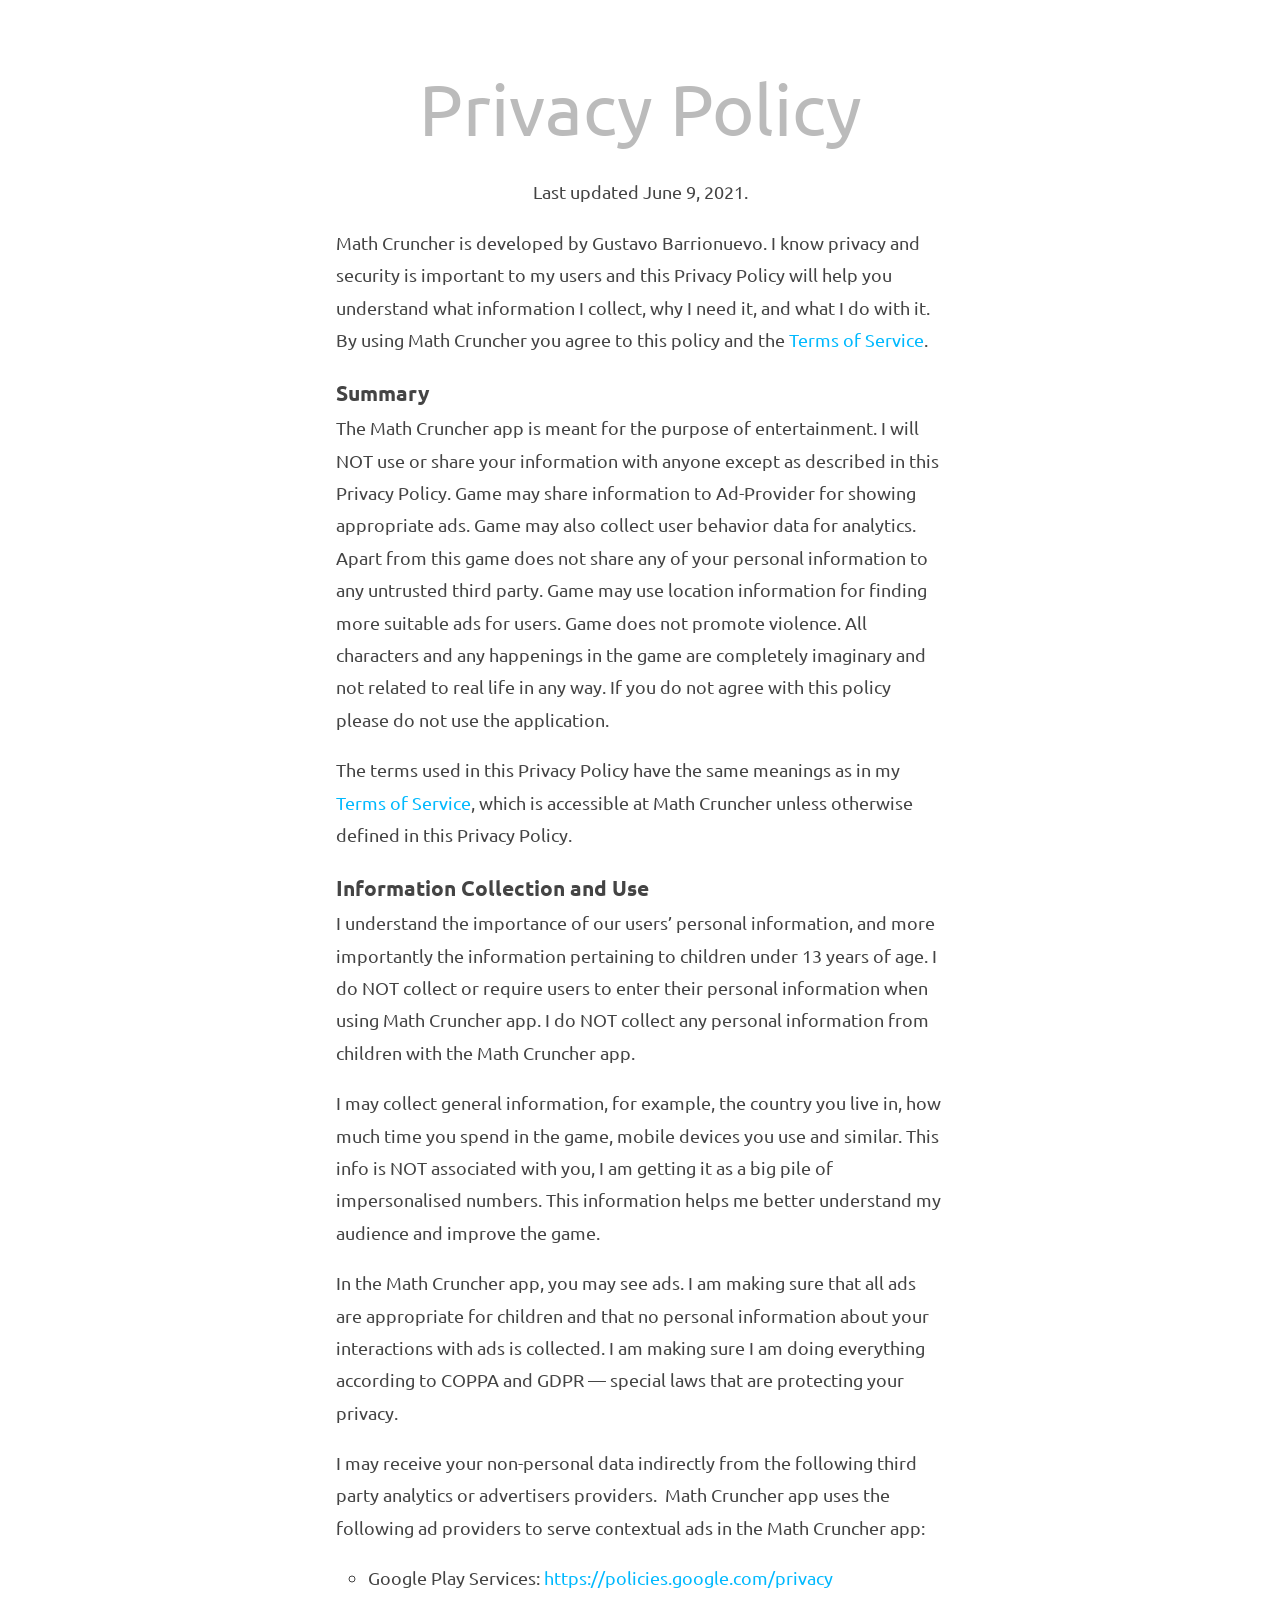
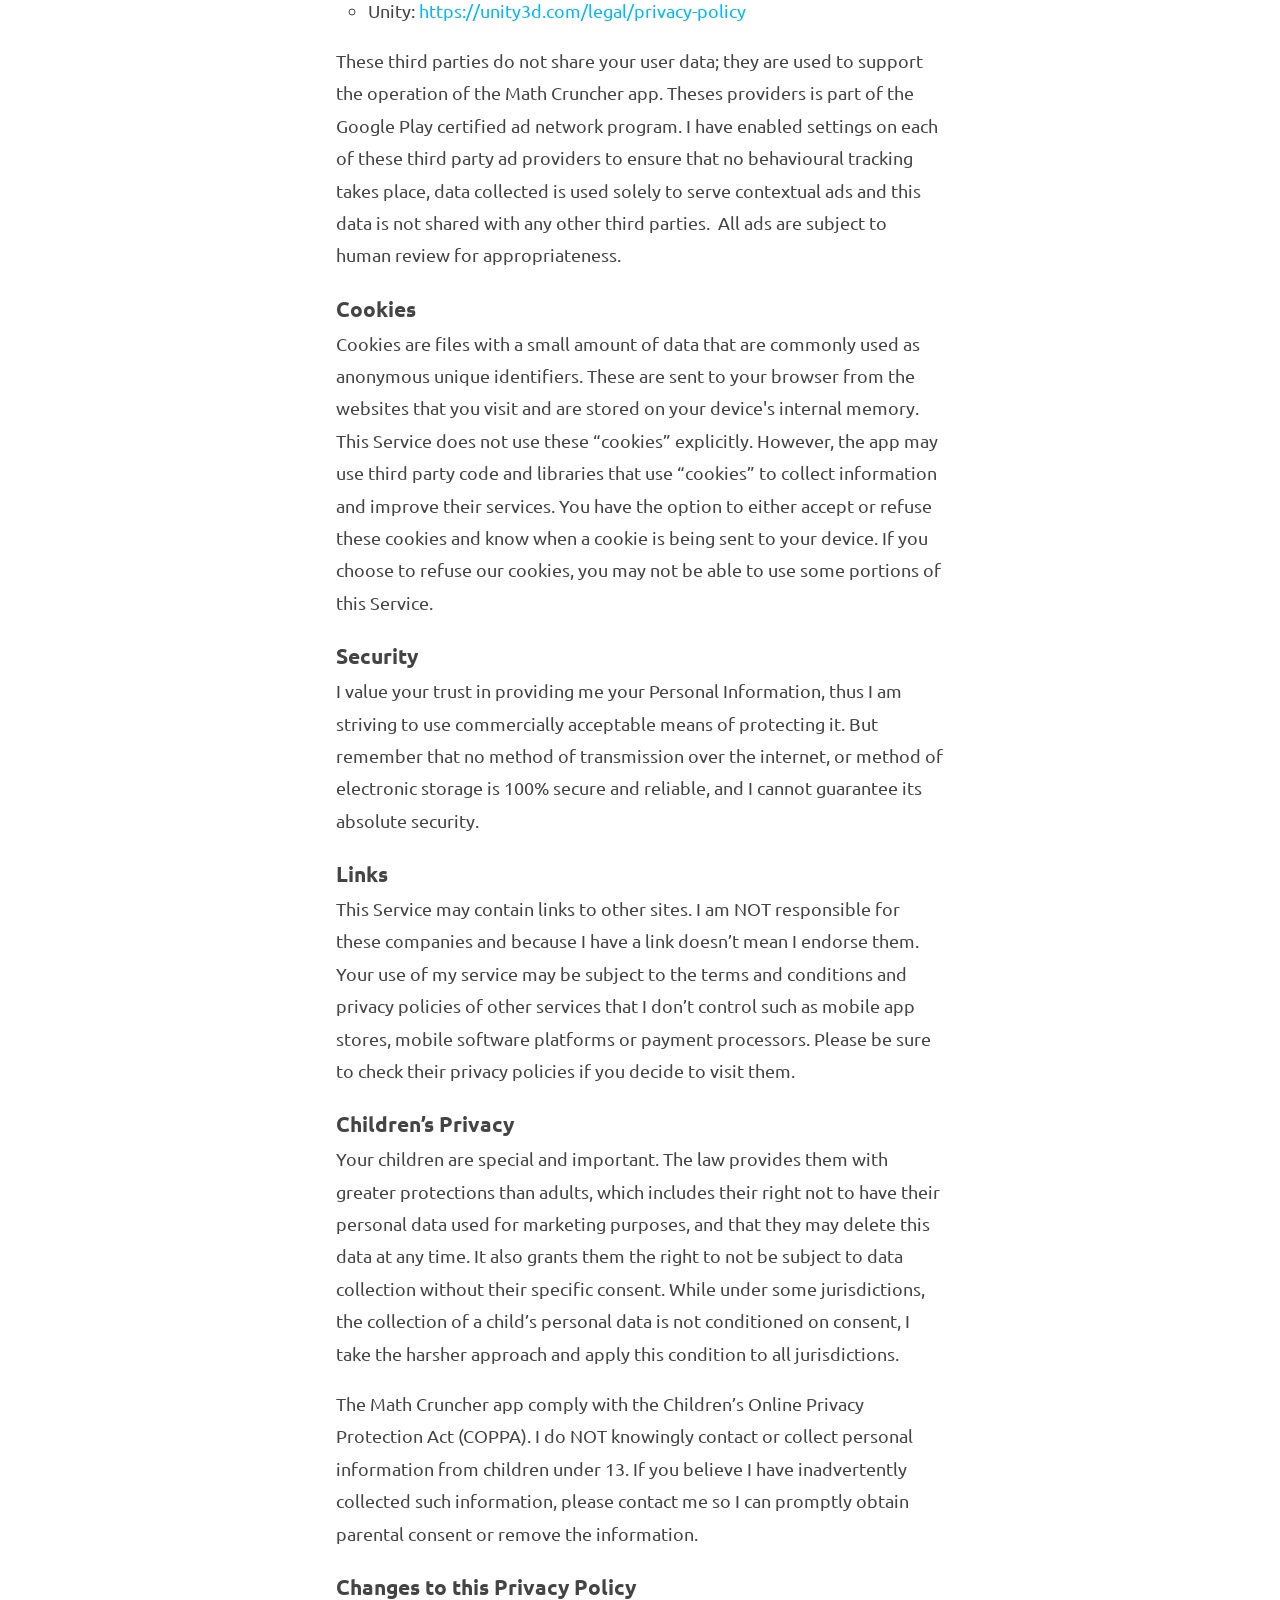
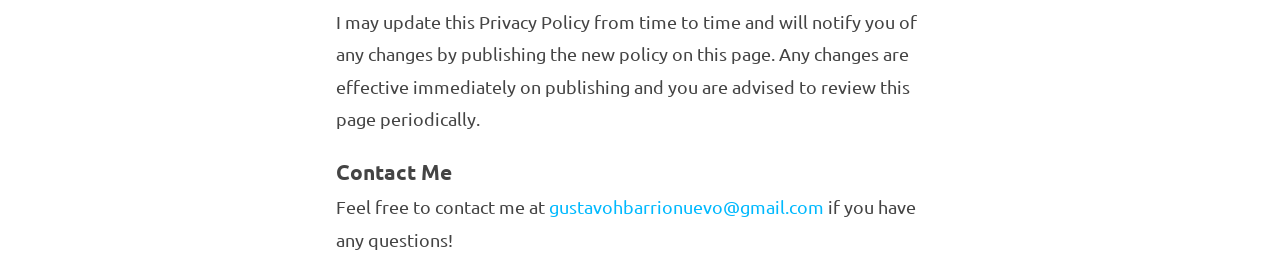
<file: math-cruncher/privacy-policy.html>
<!DOCTYPE HTML PUBLIC "-//W3C//DTD HTML 4.01 Transitional//EN" "http://www.w3.org/TR/html4/loose.dtd">
<!-- YouTube embed doesn't work with strict.dtd! -->
<html>
	<head>
		<meta http-equiv="Content-Type" content="text/html; charset=utf-8">
		<title>Math Cruncher Privacy Policy</title>
		<link rel="stylesheet" type="text/css" media="screen" href="https://gustavohb.github.io/style.css">
		<link rel="stylesheet" type="text/css" href="https://fonts.googleapis.com/css?family=Ubuntu:400,700">
		<meta name="viewport" content="width=device-width, initial-scale=1">
		<style type="text/css">
		</style>
	</head>
	<body>

		<div class="center">
			<h1>Privacy Policy</h1>
			<br>
			<p>Last updated June 9, 2021.</p>
		</div>
		<div>

			<p>
				Math Cruncher is developed by Gustavo Barrionuevo. I know privacy
                and security is important to my users and this Privacy Policy will help
                you understand what information I collect, why I need it, and what
                I do with it. By using Math Cruncher you agree to this policy and the
                <a href="https://gustavohb.github.io/math-cruncher/terms-of-service">Terms of Service</a>.
			</p>

            <h3>Summary</h3>
            <p>
                The Math Cruncher app is meant for the purpose of entertainment.
                I will NOT use or share your information with anyone except as described in this Privacy Policy.
                Game may share information to Ad-Provider for showing appropriate ads.
                Game may also collect user behavior data for analytics.
                Apart from this game does not share any of your personal information to any untrusted third party.
                Game may use location information for finding more suitable ads for users. Game does not promote violence.
                All characters and any happenings in the game are completely imaginary and not related to real life in any way.
                If you do not agree with this policy please do not use the application.
            </p>
            <p>
                The terms used in this Privacy Policy have the same meanings as in my
                <a href="https://gustavohb.github.io/math-cruncher/terms-of-service">Terms of Service</a>,
                which is accessible at Math Cruncher unless otherwise defined in this Privacy Policy.
            </p>

            <h3>Information Collection and Use</h3>
            <p>
                I understand the importance of our users’ personal information, and more importantly the
                information pertaining to children under 13 years of age.
                I do NOT collect or require users to enter their personal information when using Math Cruncher app.
                I do NOT collect any personal information from children with the Math Cruncher app.
            </p>
            <p>
                I may collect general information, for example, the country you live in, how much time you spend
                in the game, mobile devices you use and similar.
                This info is NOT associated with you, I am getting it as a big pile of impersonalised numbers.
                This information helps me better understand my audience and improve the game.
            </p>
            <p>
                In the Math Cruncher app, you may see ads. I am making sure that all ads are appropriate for
                children and that no personal information about your interactions with ads is collected.
                I am making sure I am doing everything according to COPPA and GDPR — special laws that
                are protecting your privacy.
            </p>
            <p>
                I may receive your non-personal data indirectly from the following third party analytics or advertisers providers. 
                Math Cruncher app uses the following ad providers to serve contextual ads in the Math Cruncher app:
            </p>
            <ul>
              <li>Google Play Services: <a href="https://policies.google.com/privacy">https://policies.google.com/privacy</a> </li>
              <li>Unity: <a href="https://unity3d.com/legal/privacy-policy">https://unity3d.com/legal/privacy-policy</a></li>
            </ul>
            <p>

                These third parties do not share your user data; they are used to support the operation of
                the Math Cruncher app.
                Theses providers is part of the Google Play certified ad network program.
                I have enabled settings on each of these third party ad providers to ensure that no behavioural
                tracking takes place, data collected is used solely to serve contextual ads and this data is not
                shared with any other third parties. 
                All ads are subject to human review for appropriateness.
            </p>

            <h3>Cookies</h3>
            <p>
                Cookies are files with a small amount of data that are commonly used as anonymous unique identifiers.
                These are sent to your browser from the websites that you visit and are stored on your device's internal memory.
                This Service does not use these “cookies” explicitly. However, the app may use third party code and
                libraries that use “cookies” to collect information and improve their services.
                You have the option to either accept or refuse these cookies and know when a cookie is being sent to your device.
                If you choose to refuse our cookies, you may not be able to use some portions of this Service.
            </p>

            <h3>Security</h3>
            <p>
                I value your trust in providing me your Personal Information, thus I am striving to use commercially
                acceptable means of protecting it.
                But remember that no method of transmission over the internet, or method of electronic storage is
                100% secure and reliable, and I cannot guarantee its absolute security.
            </p>

            <h3>Links</h3>
            <p>
                This Service may contain links to other sites. I am NOT responsible for these companies and because
                I have a link doesn’t mean I endorse them. Your use of my service may be subject to the terms and
                conditions and privacy policies of other services that I don’t control such as mobile app stores,
                mobile software platforms or payment processors.
                Please be sure to check their privacy policies if you decide to visit them.
            </p>

            <h3>Children’s Privacy</h3>
            <p>
                Your children are special and important. The law provides them with greater protections than adults,
                which includes their right not to have their personal data used for marketing purposes, and that they
                may delete this data at any time.
                It also grants them the right to not be subject to data collection without their specific consent. While
                under some jurisdictions, the collection of a child’s personal data is not conditioned on consent, I take
                the harsher approach and apply this condition to all jurisdictions.
            </p>
            <p>
                The Math Cruncher app comply with the Children’s Online Privacy Protection Act (COPPA). I do NOT knowingly
                contact or collect personal information from children under 13.
                If you believe I have inadvertently collected such information, please contact me so I can promptly obtain
                parental consent or remove the information.
            </p>

            <h3>Changes to this Privacy Policy</h3>
			<p>
				I may update this Privacy Policy from time to time and will notify you
				of any changes by publishing the new policy on this page. Any changes
				are effective immediately on publishing and you are advised to review
				this page periodically.
			</p>

			<h3>Contact Me</h3>
			<p>
				Feel free to contact me
				at <a href="mailto:gustavohbarrionuevo@gmail.com">gustavohbarrionuevo@gmail.com</a> if you
				have any questions!
			</p>
		</div>
	</body>
</html>
</file>
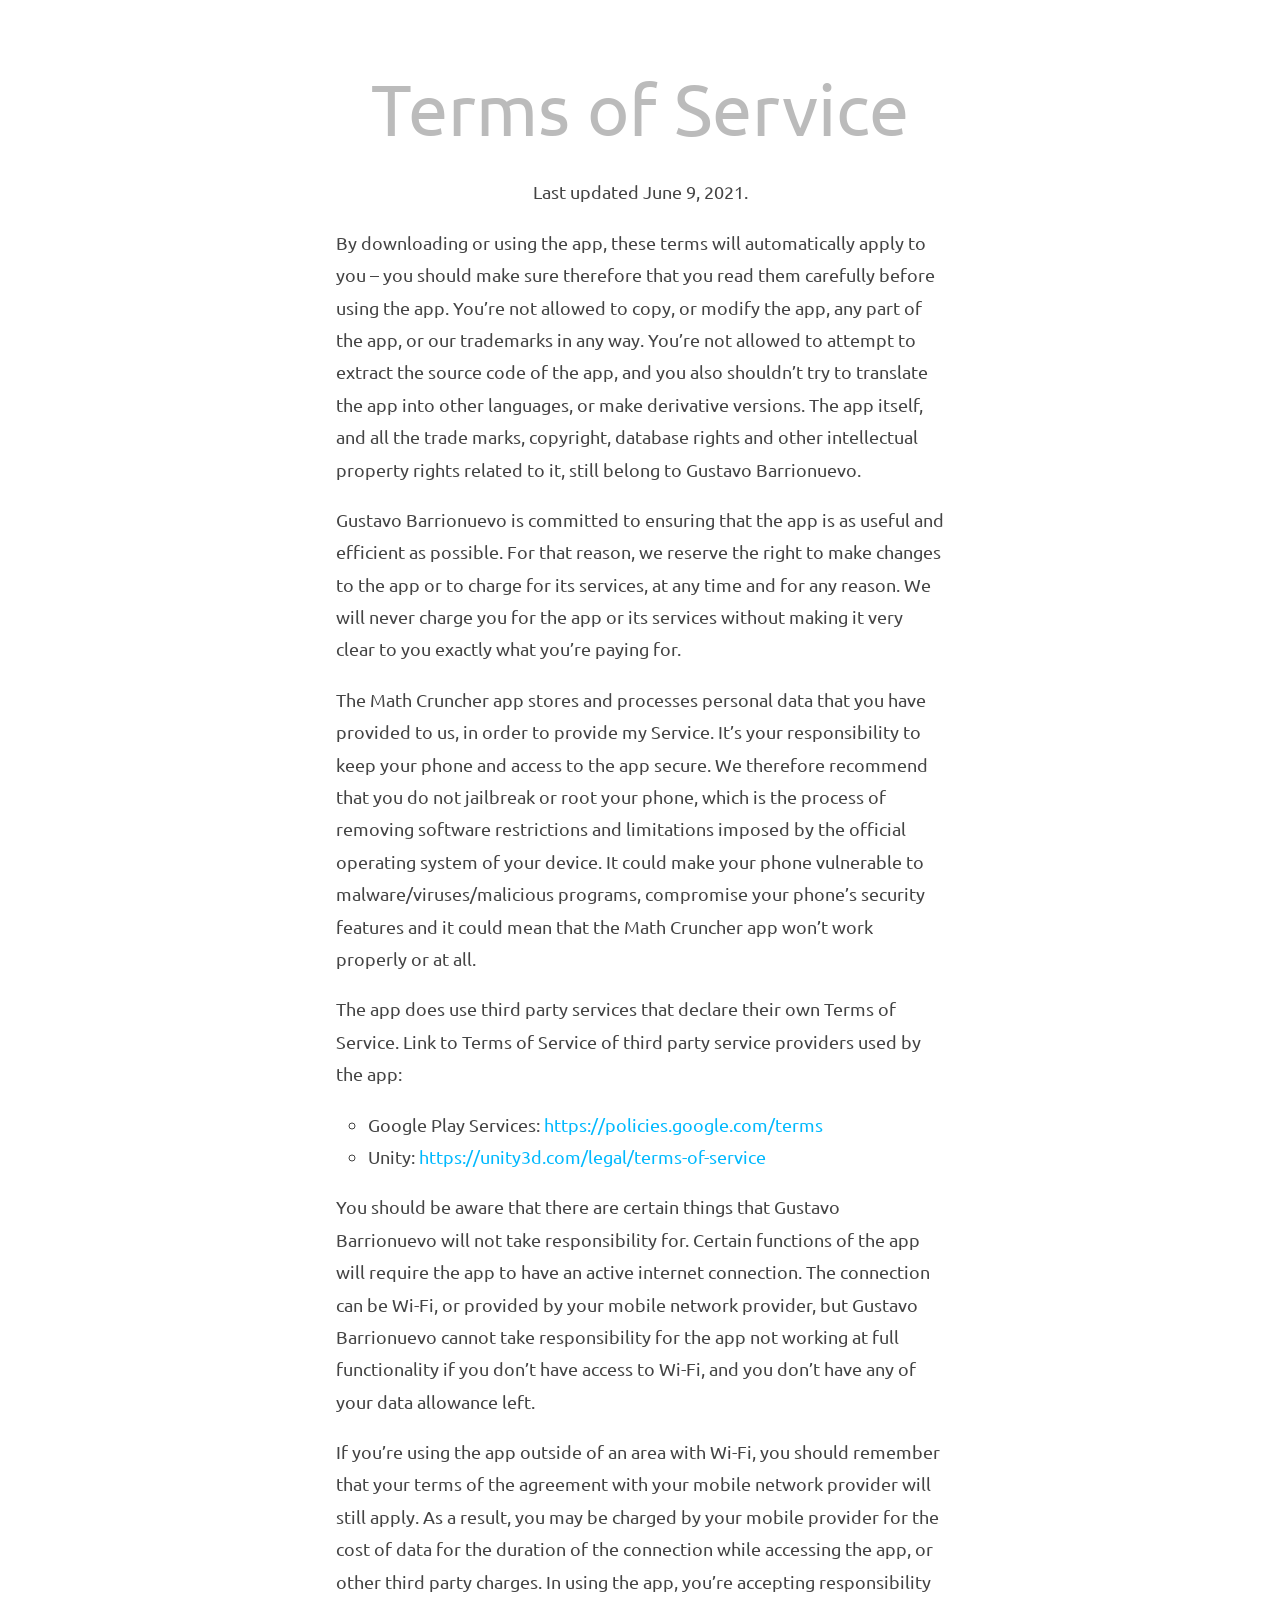
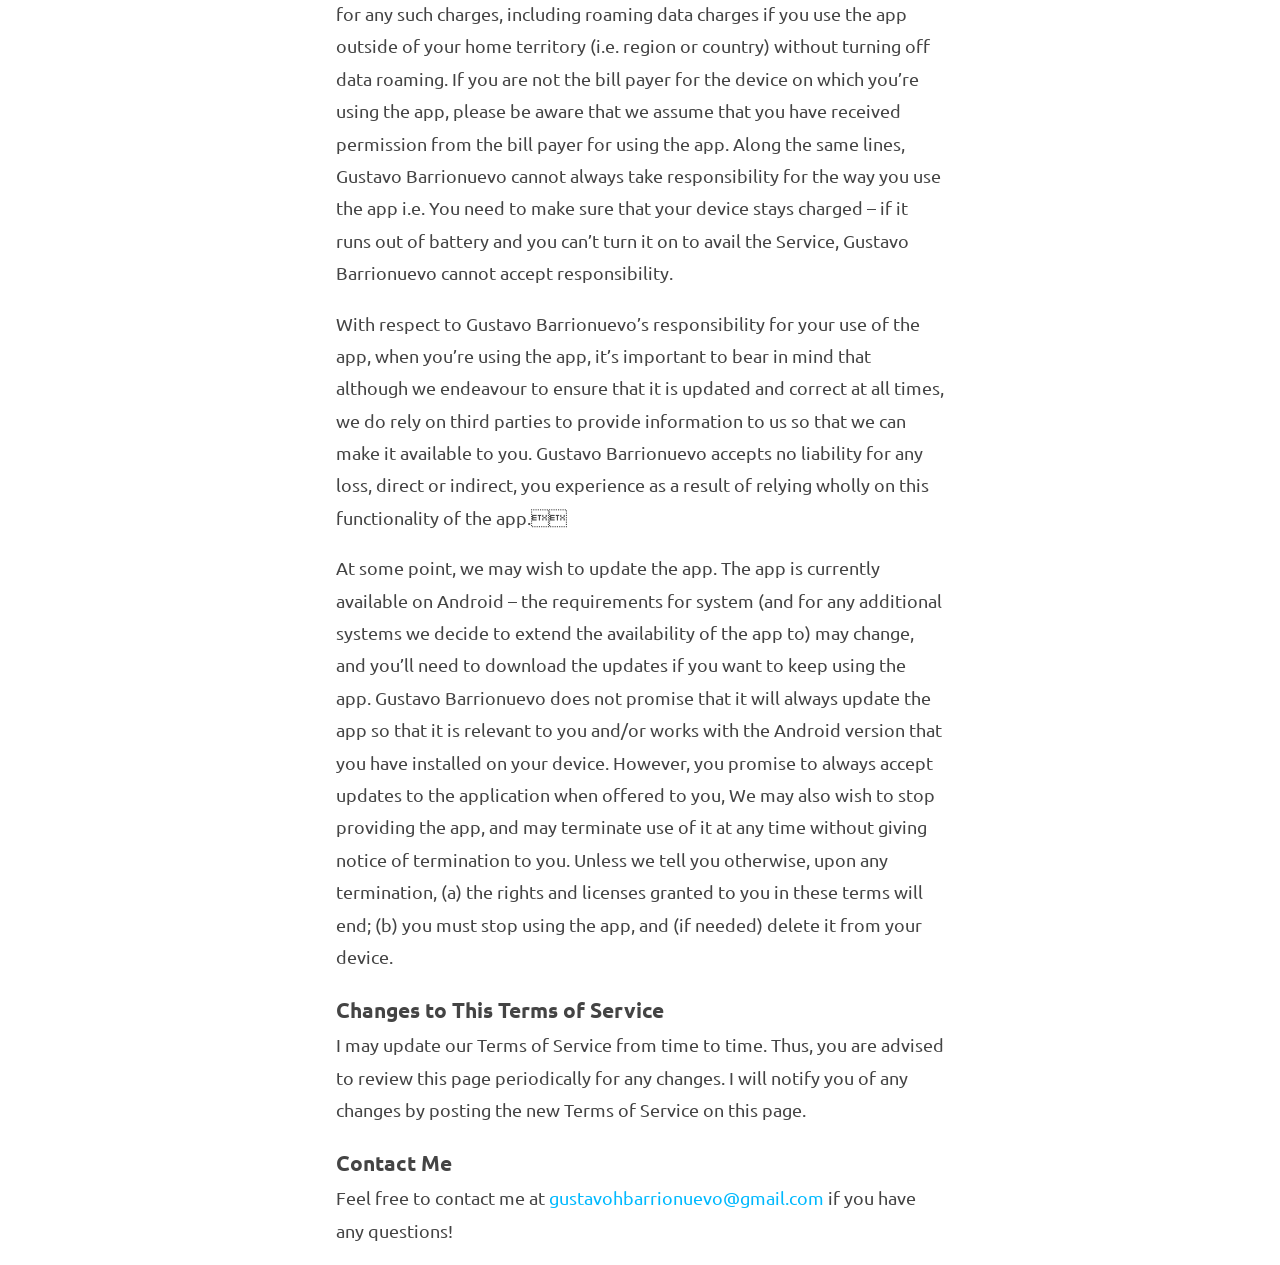
<file: math-cruncher/terms-of-service.html>
<!DOCTYPE HTML PUBLIC "-//W3C//DTD HTML 4.01 Transitional//EN" "http://www.w3.org/TR/html4/loose.dtd">
<!-- YouTube embed doesn't work with strict.dtd! -->
<html>
	<head>
		<meta http-equiv="Content-Type" content="text/html; charset=utf-8">
		<title>Math Cruncher Terms of Service</title>
		<link rel="stylesheet" type="text/css" media="screen" href="https://gustavohb.github.io/style.css">
		<link rel="stylesheet" type="text/css" href="https://fonts.googleapis.com/css?family=Ubuntu:400,700">
		<meta name="viewport" content="width=device-width, initial-scale=1">
		<style type="text/css">
		</style>
	</head>
	<body>

		<div class="center">
			<h1>Terms of Service</h1>
			<br>
			<p>Last updated June 9, 2021.</p>
		</div>
		<div>
            <p>
                By downloading or using the app, these terms will automatically apply to you – you should make
                sure therefore that you read them carefully before using the app. You’re not allowed to copy,
                or modify the app, any part of the app, or our trademarks in any way. You’re not allowed to attempt
                to extract the source code of the app, and you also shouldn’t try to translate the app into other
                languages, or make derivative versions. The app itself, and all the trade marks, copyright, database
                rights and other intellectual property rights related to it, still belong to Gustavo Barrionuevo.
            </p>
            <p>
                Gustavo Barrionuevo is committed to ensuring that the app is as useful and efficient as possible.
                For that reason, we reserve the right to make changes to the app or to charge for its services, at
                any time and for any reason. We will never charge you for the app or its services without making it
                very clear to you exactly what you’re paying for.
            </p>
            <p>
                The Math Cruncher app stores and processes personal data that you have provided to us, in order to
                provide my Service. It’s your responsibility to keep your phone and access to the app secure. We therefore
                recommend that you do not jailbreak or root your phone, which is the process of removing software restrictions
                and limitations imposed by the official operating system of your device. It could make your phone vulnerable to
                malware/viruses/malicious programs, compromise your phone’s security features and it could mean that the
                Math Cruncher app won’t work properly or at all.
            </p>
            <p>
                The app does use third party services that declare their own Terms of Service.
                Link to Terms of Service of third party service providers used by the app:
            </p>
            <ul>
              <li>Google Play Services: <a href="https://policies.google.com/terms">https://policies.google.com/terms</a> </li>
              <li>Unity: <a href="https://unity3d.com/legal/terms-of-service">https://unity3d.com/legal/terms-of-service</a></li>
            </ul>
            <p>
                You should be aware that there are certain things that Gustavo Barrionuevo will not take responsibility for.
                Certain functions of the app will require the app to have an active internet connection. The connection can
                be Wi-Fi, or provided by your mobile network provider, but Gustavo Barrionuevo cannot take responsibility for
                the app not working at full functionality if you don’t have access to Wi-Fi, and you don’t have any of your
                data allowance left.
            </p>
            <p>
                If you’re using the app outside of an area with Wi-Fi, you should remember that your terms of the agreement
                with your mobile network provider will still apply. As a result, you may be charged by your mobile provider
                for the cost of data for the duration of the connection while accessing the app, or other third party charges.
                In using the app, you’re accepting responsibility for any such charges, including roaming data charges if you
                use the app outside of your home territory (i.e. region or country) without turning off data roaming. If you
                are not the bill payer for the device on which you’re using the app, please be aware that we assume that you
                have received permission from the bill payer for using the app.
                Along the same lines, Gustavo Barrionuevo cannot always take responsibility for the way you use the app i.e.
                You need to make sure that your device stays charged – if it runs out of battery and you can’t turn it on
                to avail the Service, Gustavo Barrionuevo cannot accept responsibility.
            </p>
            <p>
                With respect to Gustavo Barrionuevo’s responsibility for your use of the app, when you’re using the app,
                it’s important to bear in mind that although we endeavour to ensure that it is updated and correct at all times,
                we do rely on third parties to provide information to us so that we can make it available to you. Gustavo Barrionuevo
                accepts no liability for any loss, direct or indirect, you experience as a result of relying wholly on this functionality of the app.
            </p>
            <p>
                At some point, we may wish to update the app. The app is currently available on Android – the requirements for system
                (and for any additional systems we decide to extend the availability of the app to) may change, and you’ll need to download
                the updates if you want to keep using the app. Gustavo Barrionuevo does not promise that it will always update the app so that
                it is relevant to you and/or works with the Android version that you have installed on your device. However, you promise to
                always accept updates to the application when offered to you, We may also wish to stop providing the app, and may terminate
                use of it at any time without giving notice of termination to you. Unless we tell you otherwise, upon any termination,
                (a) the rights and licenses granted to you in these terms will end; (b) you must stop using the app, and (if needed) delete
                it from your device.
            </p>

            <h3>Changes to This Terms of Service</h3>

            <p>
                I may update our Terms of Service from time to time. Thus, you are advised to review this page periodically for any changes.
                I will notify you of any changes by posting the new Terms of Service on this page.
            </p>
            <h3>Contact Me</h3>
			<p>
				Feel free to contact me
				at <a href="mailto:gustavohbarrionuevo@gmail.com">gustavohbarrionuevo@gmail.com</a> if you
				have any questions!
			</p>
		</div>
	</body>
</html>
</file>
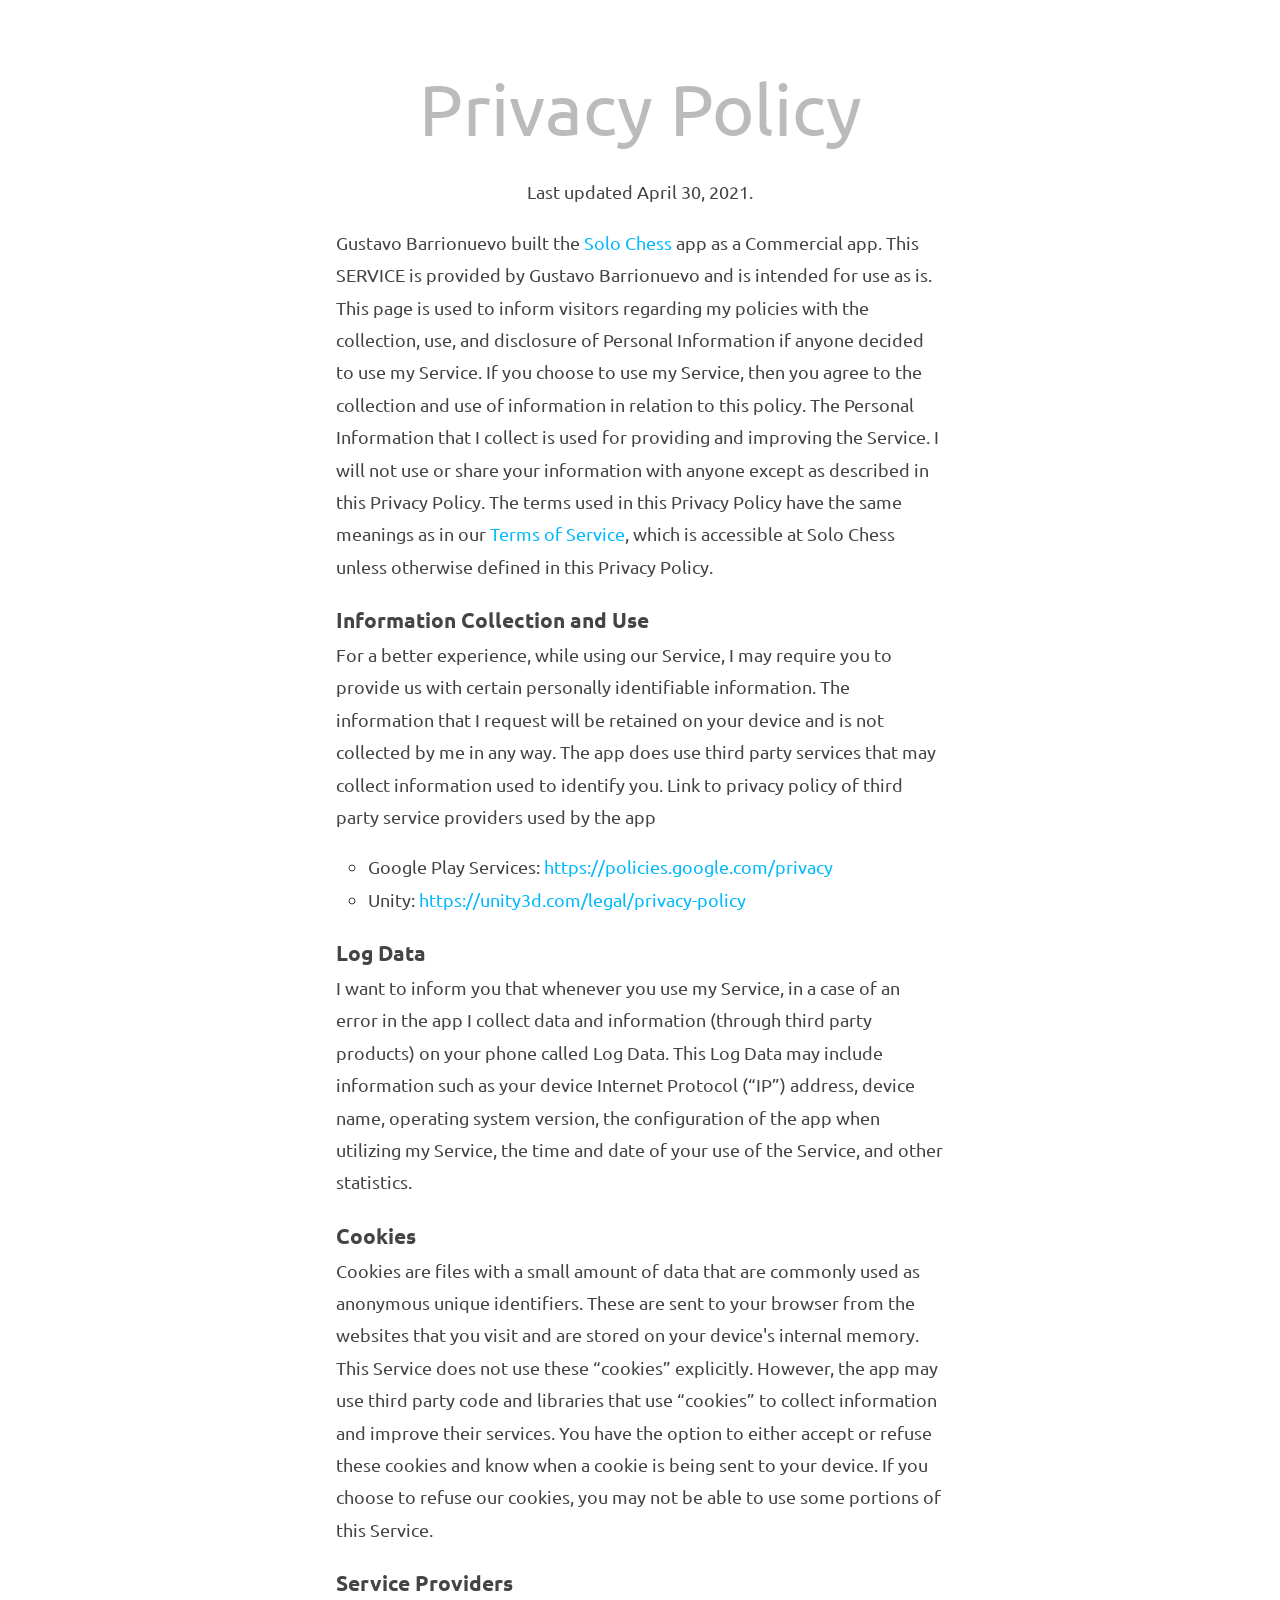
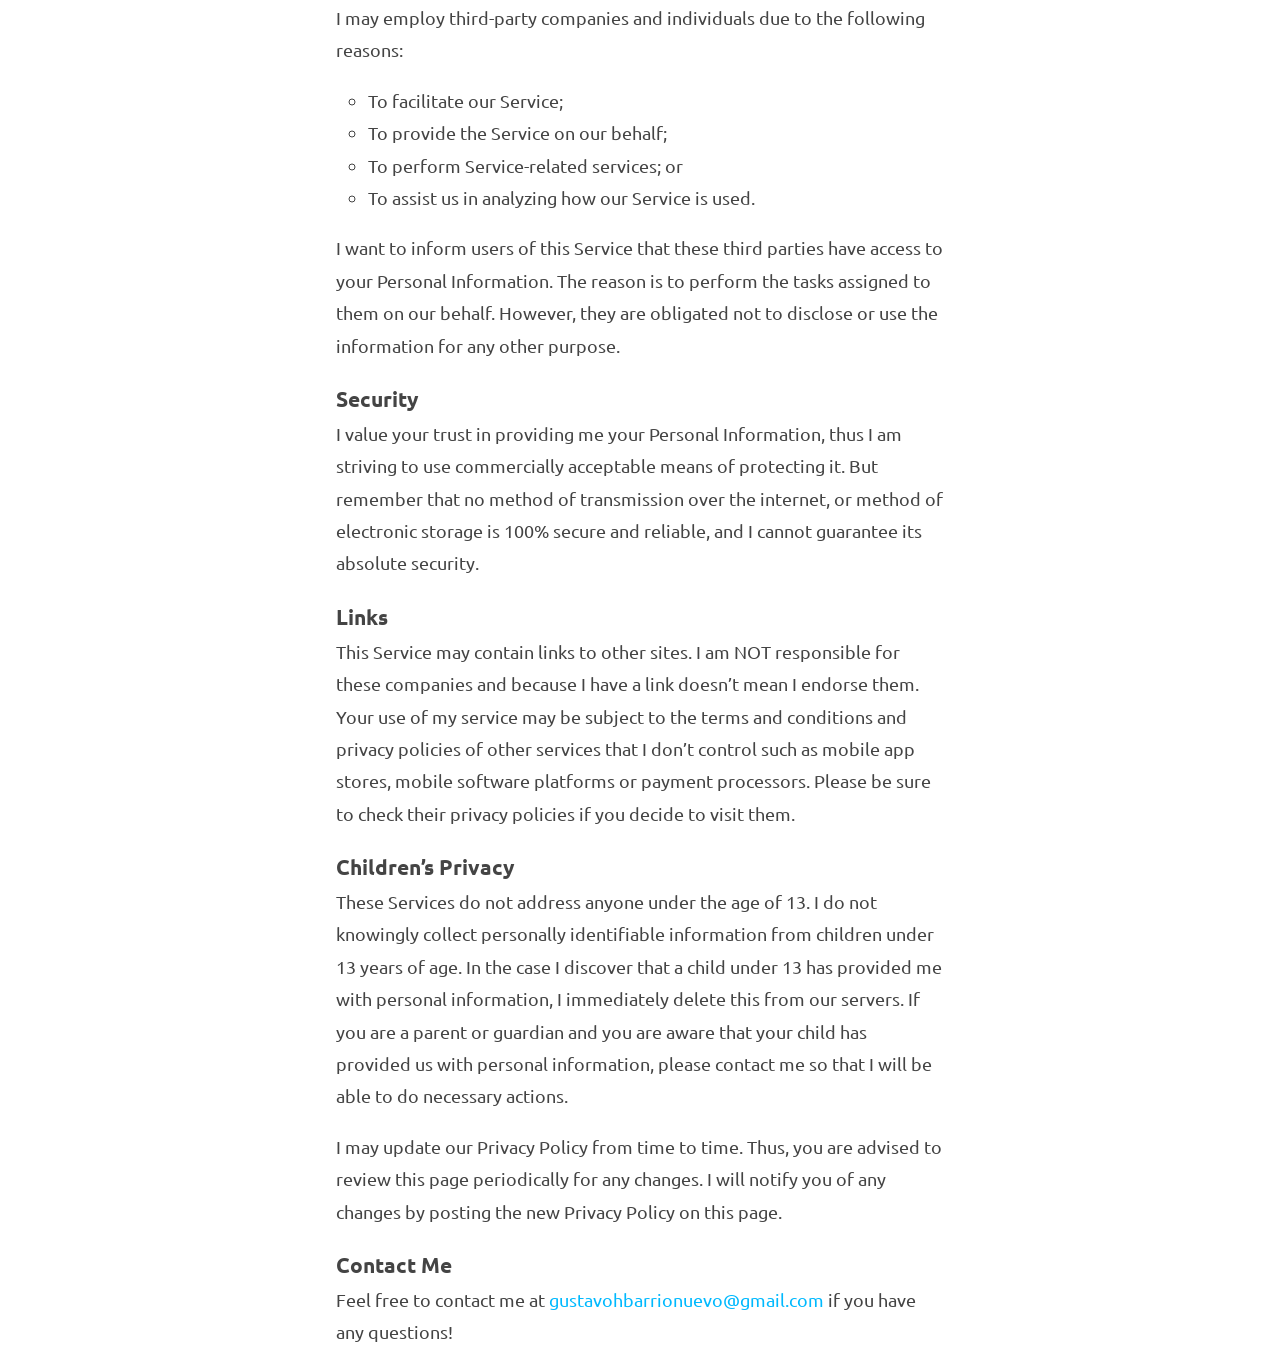
<file: solo-chess/privacy-policy.html>
<!DOCTYPE HTML PUBLIC "-//W3C//DTD HTML 4.01 Transitional//EN" "http://www.w3.org/TR/html4/loose.dtd">
<!-- YouTube embed doesn't work with strict.dtd! -->
<html>
	<head>
		<meta http-equiv="Content-Type" content="text/html; charset=utf-8">
		<title>Solo Chess Privacy Policy</title>
		<link rel="stylesheet" type="text/css" media="screen" href="https://gustavohb.github.io/style.css">
		<link rel="stylesheet" type="text/css" href="https://fonts.googleapis.com/css?family=Ubuntu:400,700">
		<meta name="viewport" content="width=device-width, initial-scale=1">
		<style type="text/css">
		</style>
	</head>
	<body>

		<div class="center">
			<h1>Privacy Policy</h1>
			<br>
			<p>Last updated April 30, 2021.</p>
		</div>
		<div>

			<p>
                Gustavo Barrionuevo built the <a href="https://play.google.com/store/apps/details?id=com.GustavoBarrionuevo.ChessPuzzle">Solo Chess</a>
                app as a Commercial app. This SERVICE is provided by Gustavo Barrionuevo and is intended for use as is.
                This page is used to inform visitors regarding my policies with the collection,
                use, and disclosure of Personal Information if anyone decided to use my Service.
                If you choose to use my Service, then you agree to the collection and use of information
                in relation to this policy. The Personal Information that I collect is used for providing
                and improving the Service. I will not use or share your information with anyone except
                as described in this Privacy Policy.
                The terms used in this Privacy Policy have the same meanings as in our
                <a href="https://gustavohb.github.io/chess-puzzle/terms-of-service">Terms of Service</a>,
                which is accessible at Solo Chess unless otherwise defined in this Privacy Policy.
			</p>

            <h3>Information Collection and Use</h3>
            <p>
                For a better experience, while using our Service, I may require you to provide us with
                certain personally identifiable information. The information that I request will be
                retained on your device and is not collected by me in any way.
                The app does use third party services that may collect information used to identify you.
                Link to privacy policy of third party service providers used by the app
            </p>
            <ul>
              <li>Google Play Services: <a href="https://policies.google.com/privacy">https://policies.google.com/privacy</a> </li>
              <li>Unity: <a href="https://unity3d.com/legal/privacy-policy">https://unity3d.com/legal/privacy-policy</a></li>
            </ul>

            <h3>Log Data</h3>
            <p>
                I want to inform you that whenever you use my Service, in a case of an error in the app I collect
                data and information (through third party products) on your phone called Log Data. This Log Data may
                include information such as your device Internet Protocol (“IP”) address, device name,
                operating system version, the configuration of the app when utilizing my Service,
                the time and date of your use of the Service, and other statistics.
            </p>

            <h3>Cookies</h3>
            <p>
                Cookies are files with a small amount of data that are commonly used as anonymous unique identifiers.
                These are sent to your browser from the websites that you visit and are stored on your device's internal memory.
                This Service does not use these “cookies” explicitly. However, the app may use third party code and
                libraries that use “cookies” to collect information and improve their services. You have the option
                to either accept or refuse these cookies and know when a cookie is being sent to your device.
                If you choose to refuse our cookies, you may not be able to use some portions of this Service.
            </p>

            <h3>Service Providers</h3>
            <p>
                I may employ third-party companies and individuals due to the following reasons:
            </p>
            <ul>
                <li>To facilitate our Service; </li>
                <li>To provide the Service on our behalf;</a></li>
                <li>To perform Service-related services; or</li>
                <li>To assist us in analyzing how our Service is used.</li>
            </ul>
            <p>
                I want to inform users of this Service that these third parties have access to your
                Personal Information. The reason is to perform the tasks assigned to them on our behalf.
                However, they are obligated not to disclose or use the information for any other purpose.
            </p>

            <h3>Security</h3>
            <p>
                I value your trust in providing me your Personal Information, thus I am striving to use commercially
                acceptable means of protecting it.
                But remember that no method of transmission over the internet, or method of electronic storage is
                100% secure and reliable, and I cannot guarantee its absolute security.
            </p>

            <h3>Links</h3>
            <p>
                This Service may contain links to other sites. I am NOT responsible for these companies and because
                I have a link doesn’t mean I endorse them. Your use of my service may be subject to the terms and
                conditions and privacy policies of other services that I don’t control such as mobile app stores,
                mobile software platforms or payment processors.
                Please be sure to check their privacy policies if you decide to visit them.
            </p>

            <h3>Children’s Privacy</h3>
            <p>
                These Services do not address anyone under the age of 13. I do not knowingly collect personally
                identifiable information from children under 13 years of age. In the case I discover that a
                child under 13 has provided me with personal information, I immediately delete this from our
                servers. If you are a parent or guardian and you are aware that your child has provided us
                with personal information, please contact me so that I will be able to do necessary actions.
            </p>

            <p>
                I may update our Privacy Policy from time to time. Thus, you are advised to review this page
                periodically for any changes. I will notify you of any changes by posting the new
                Privacy Policy on this page.
            </p>

            <h3>Contact Me</h3>
			<p>
				Feel free to contact me
				at <a href="mailto:gustavohbarrionuevo@gmail.com">gustavohbarrionuevo@gmail.com</a> if you
				have any questions!
			</p>
		</div>
	</body>
</html>
</file>
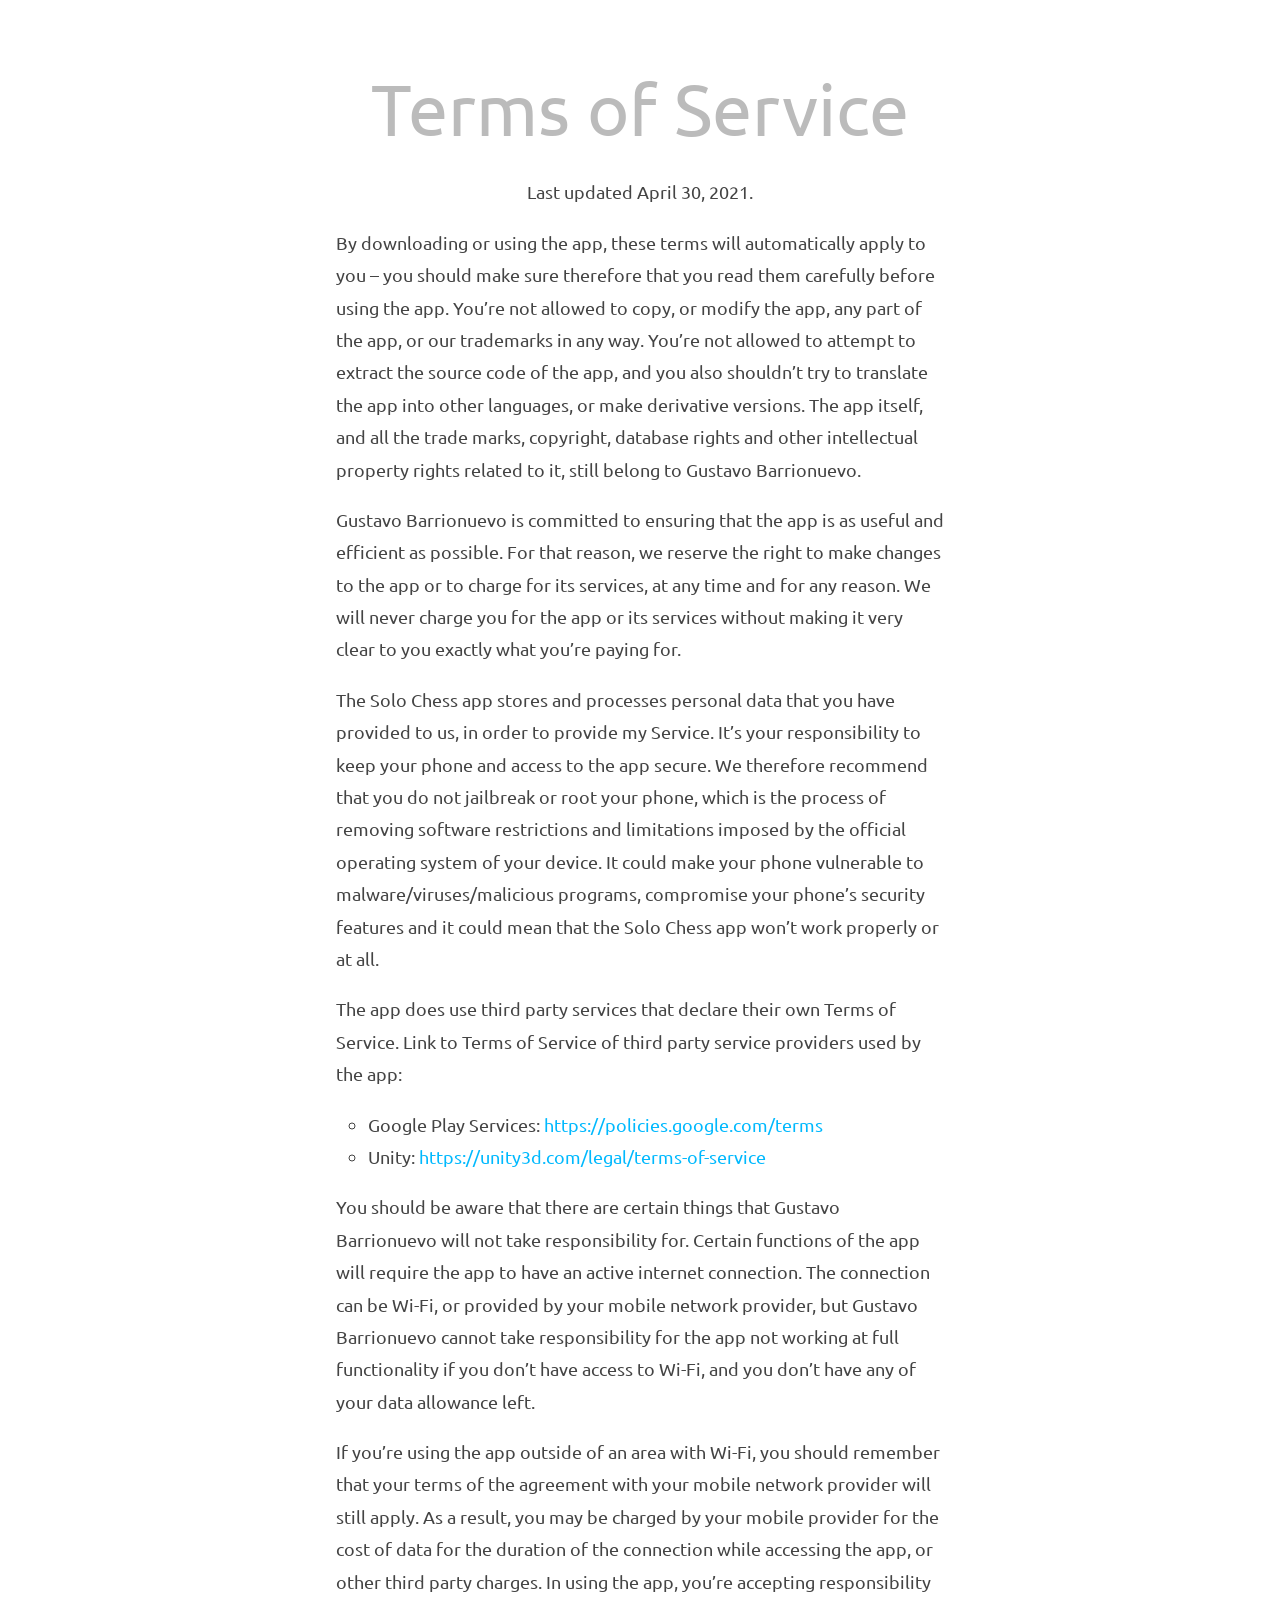
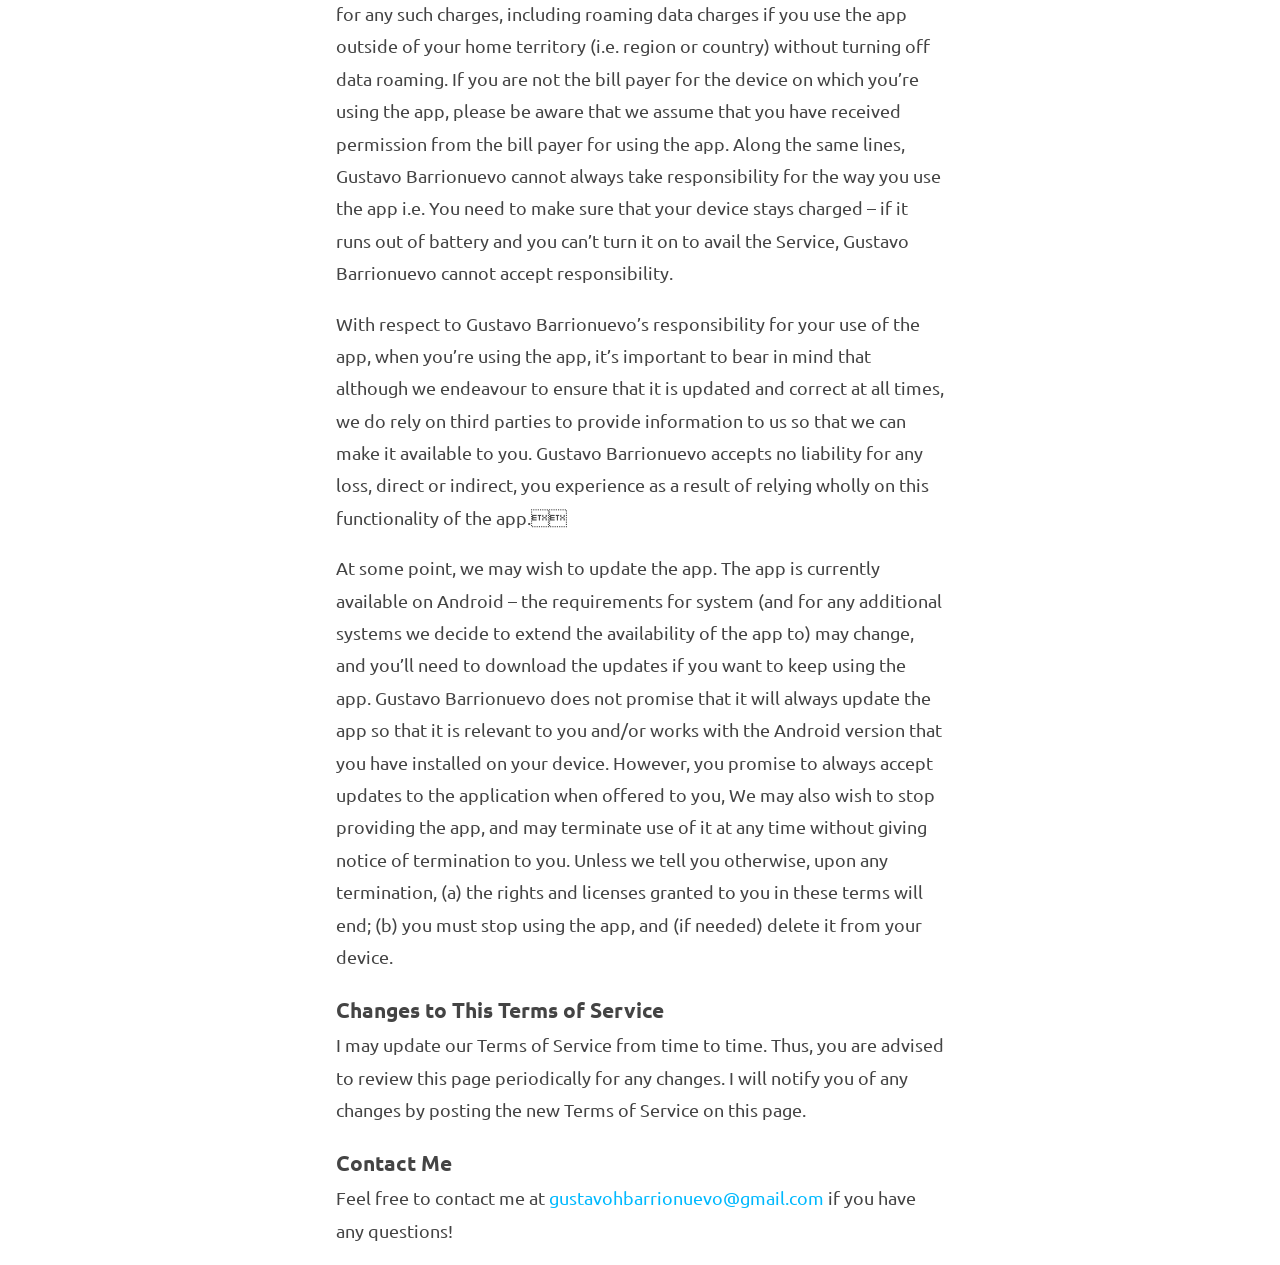
<file: solo-chess/terms-of-service.html>
<!DOCTYPE HTML PUBLIC "-//W3C//DTD HTML 4.01 Transitional//EN" "http://www.w3.org/TR/html4/loose.dtd">
<!-- YouTube embed doesn't work with strict.dtd! -->
<html>
	<head>
		<meta http-equiv="Content-Type" content="text/html; charset=utf-8">
		<title>Solo Chess Terms of Service</title>
		<link rel="stylesheet" type="text/css" media="screen" href="https://gustavohb.github.io/style.css">
		<link rel="stylesheet" type="text/css" href="https://fonts.googleapis.com/css?family=Ubuntu:400,700">
		<meta name="viewport" content="width=device-width, initial-scale=1">
		<style type="text/css">
		</style>
	</head>
	<body>

		<div class="center">
			<h1>Terms of Service</h1>
			<br>
			<p>Last updated April 30, 2021.</p>
		</div>
		<div>
            <p>
                By downloading or using the app, these terms will automatically apply to you – you should make
                sure therefore that you read them carefully before using the app. You’re not allowed to copy,
                or modify the app, any part of the app, or our trademarks in any way. You’re not allowed to attempt
                to extract the source code of the app, and you also shouldn’t try to translate the app into other
                languages, or make derivative versions. The app itself, and all the trade marks, copyright, database
                rights and other intellectual property rights related to it, still belong to Gustavo Barrionuevo.
            </p>
            <p>
                Gustavo Barrionuevo is committed to ensuring that the app is as useful and efficient as possible.
                For that reason, we reserve the right to make changes to the app or to charge for its services, at
                any time and for any reason. We will never charge you for the app or its services without making it
                very clear to you exactly what you’re paying for.
            </p>
            <p>
                The Solo Chess app stores and processes personal data that you have provided to us, in order to
                provide my Service. It’s your responsibility to keep your phone and access to the app secure. We therefore
                recommend that you do not jailbreak or root your phone, which is the process of removing software restrictions
                and limitations imposed by the official operating system of your device. It could make your phone vulnerable to
                malware/viruses/malicious programs, compromise your phone’s security features and it could mean that the
                Solo Chess app won’t work properly or at all.
            </p>
            <p>
                The app does use third party services that declare their own Terms of Service.
                Link to Terms of Service of third party service providers used by the app:
            </p>
            <ul>
              <li>Google Play Services: <a href="https://policies.google.com/terms">https://policies.google.com/terms</a> </li>
              <li>Unity: <a href="https://unity3d.com/legal/terms-of-service">https://unity3d.com/legal/terms-of-service</a></li>
            </ul>
            <p>
                You should be aware that there are certain things that Gustavo Barrionuevo will not take responsibility for.
                Certain functions of the app will require the app to have an active internet connection. The connection can
                be Wi-Fi, or provided by your mobile network provider, but Gustavo Barrionuevo cannot take responsibility for
                the app not working at full functionality if you don’t have access to Wi-Fi, and you don’t have any of your
                data allowance left.
            </p>
            <p>
                If you’re using the app outside of an area with Wi-Fi, you should remember that your terms of the agreement
                with your mobile network provider will still apply. As a result, you may be charged by your mobile provider
                for the cost of data for the duration of the connection while accessing the app, or other third party charges.
                In using the app, you’re accepting responsibility for any such charges, including roaming data charges if you
                use the app outside of your home territory (i.e. region or country) without turning off data roaming. If you
                are not the bill payer for the device on which you’re using the app, please be aware that we assume that you
                have received permission from the bill payer for using the app.
                Along the same lines, Gustavo Barrionuevo cannot always take responsibility for the way you use the app i.e.
                You need to make sure that your device stays charged – if it runs out of battery and you can’t turn it on
                to avail the Service, Gustavo Barrionuevo cannot accept responsibility.
            </p>
            <p>
                With respect to Gustavo Barrionuevo’s responsibility for your use of the app, when you’re using the app,
                it’s important to bear in mind that although we endeavour to ensure that it is updated and correct at all times,
                we do rely on third parties to provide information to us so that we can make it available to you. Gustavo Barrionuevo
                accepts no liability for any loss, direct or indirect, you experience as a result of relying wholly on this functionality of the app.
            </p>
            <p>
                At some point, we may wish to update the app. The app is currently available on Android – the requirements for system
                (and for any additional systems we decide to extend the availability of the app to) may change, and you’ll need to download
                the updates if you want to keep using the app. Gustavo Barrionuevo does not promise that it will always update the app so that
                it is relevant to you and/or works with the Android version that you have installed on your device. However, you promise to
                always accept updates to the application when offered to you, We may also wish to stop providing the app, and may terminate
                use of it at any time without giving notice of termination to you. Unless we tell you otherwise, upon any termination,
                (a) the rights and licenses granted to you in these terms will end; (b) you must stop using the app, and (if needed) delete
                it from your device.
            </p>

            <h3>Changes to This Terms of Service</h3>

            <p>
                I may update our Terms of Service from time to time. Thus, you are advised to review this page periodically for any changes.
                I will notify you of any changes by posting the new Terms of Service on this page.
            </p>
            <h3>Contact Me</h3>
			<p>
				Feel free to contact me
				at <a href="mailto:gustavohbarrionuevo@gmail.com">gustavohbarrionuevo@gmail.com</a> if you
				have any questions!
			</p>
		</div>
	</body>
</html>
</file>
